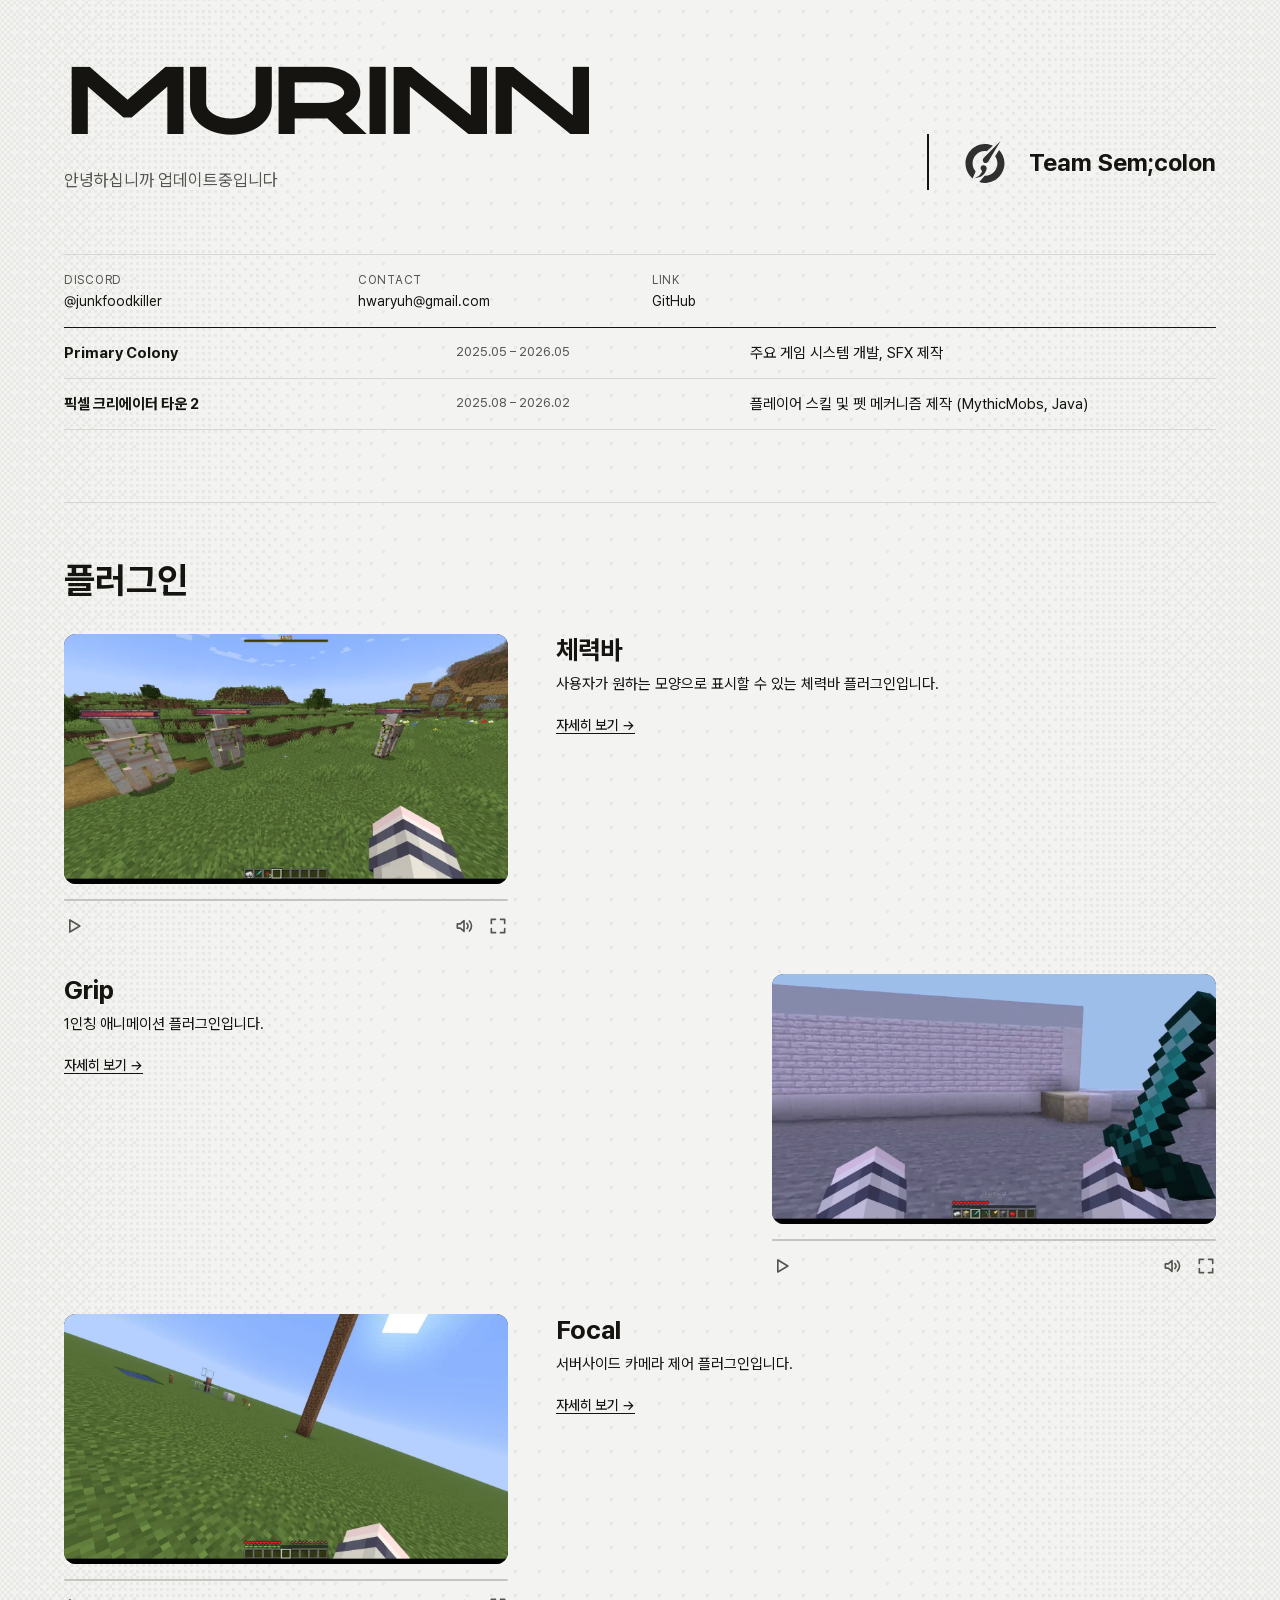
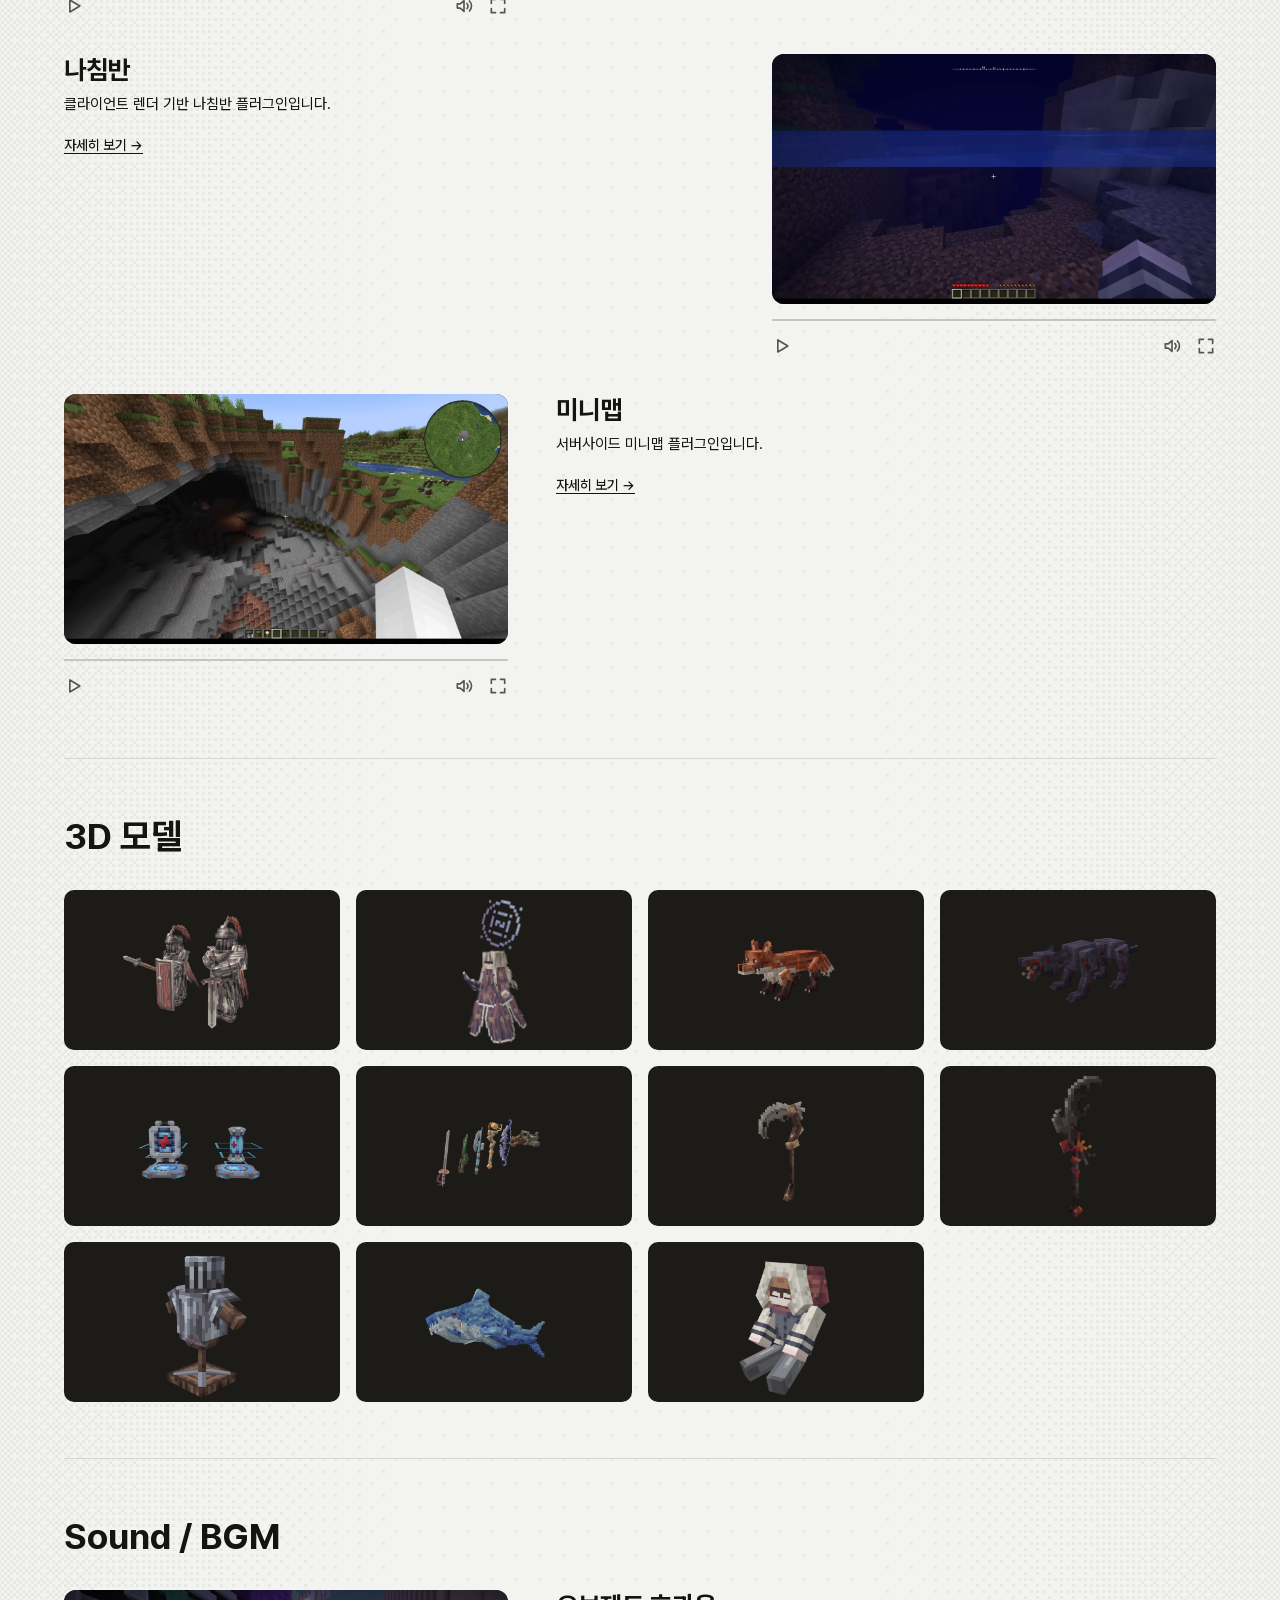
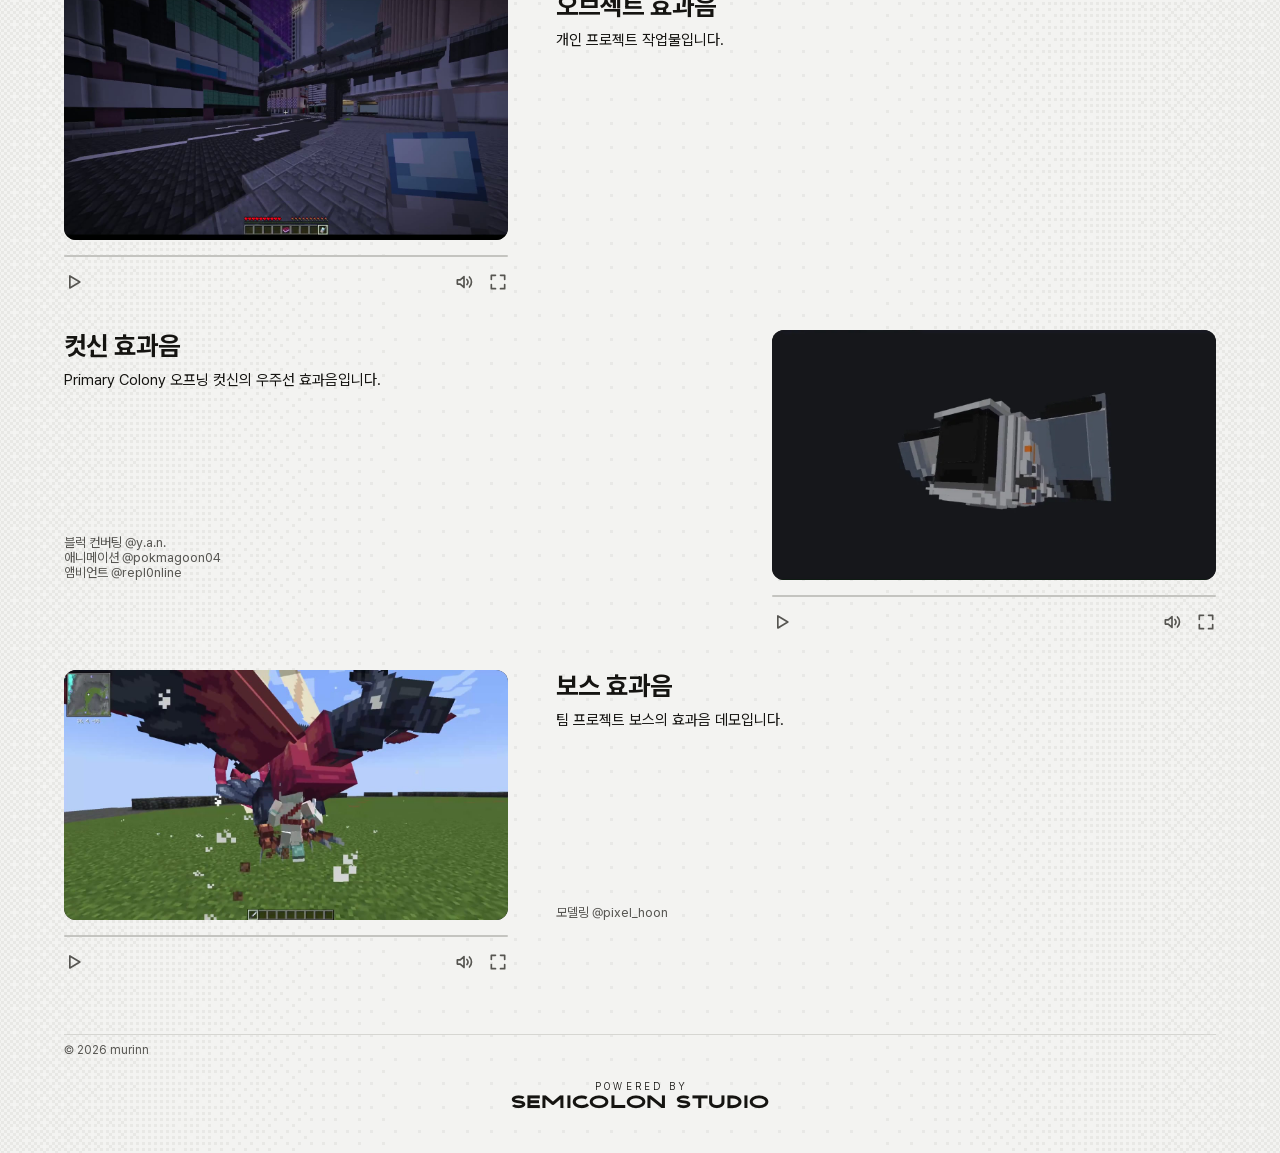
<file: index.html>
<!doctype html>
<html lang="ko">
<head>
<meta charset="utf-8">
<meta name="viewport" content="width=device-width, initial-scale=1">
<meta http-equiv="Content-Security-Policy" content="default-src 'self'; script-src 'self'; style-src 'self' 'unsafe-inline'; img-src 'self' data: blob:; media-src 'self' blob:; font-src 'self'; connect-src 'self' blob: data:; worker-src 'self' blob:; object-src 'none'; base-uri 'self'; form-action 'none'">
<title>Archive of murinn</title>
<meta property="og:title" content="Archive of murinn">
<meta property="og:type" content="website">
<link rel="icon" type="image/png" href="favicon.png">
<link rel="stylesheet" href="fonts/pretendard-subset.css">
<link rel="stylesheet" href="style.css">
<script type="module" src="app.js"></script>
</head>
<body>
<main id="app">
<div id="home"></div>
<div id="detail" hidden></div>
</main>
<footer id="footer"></footer>
</body>
</html>
</file>
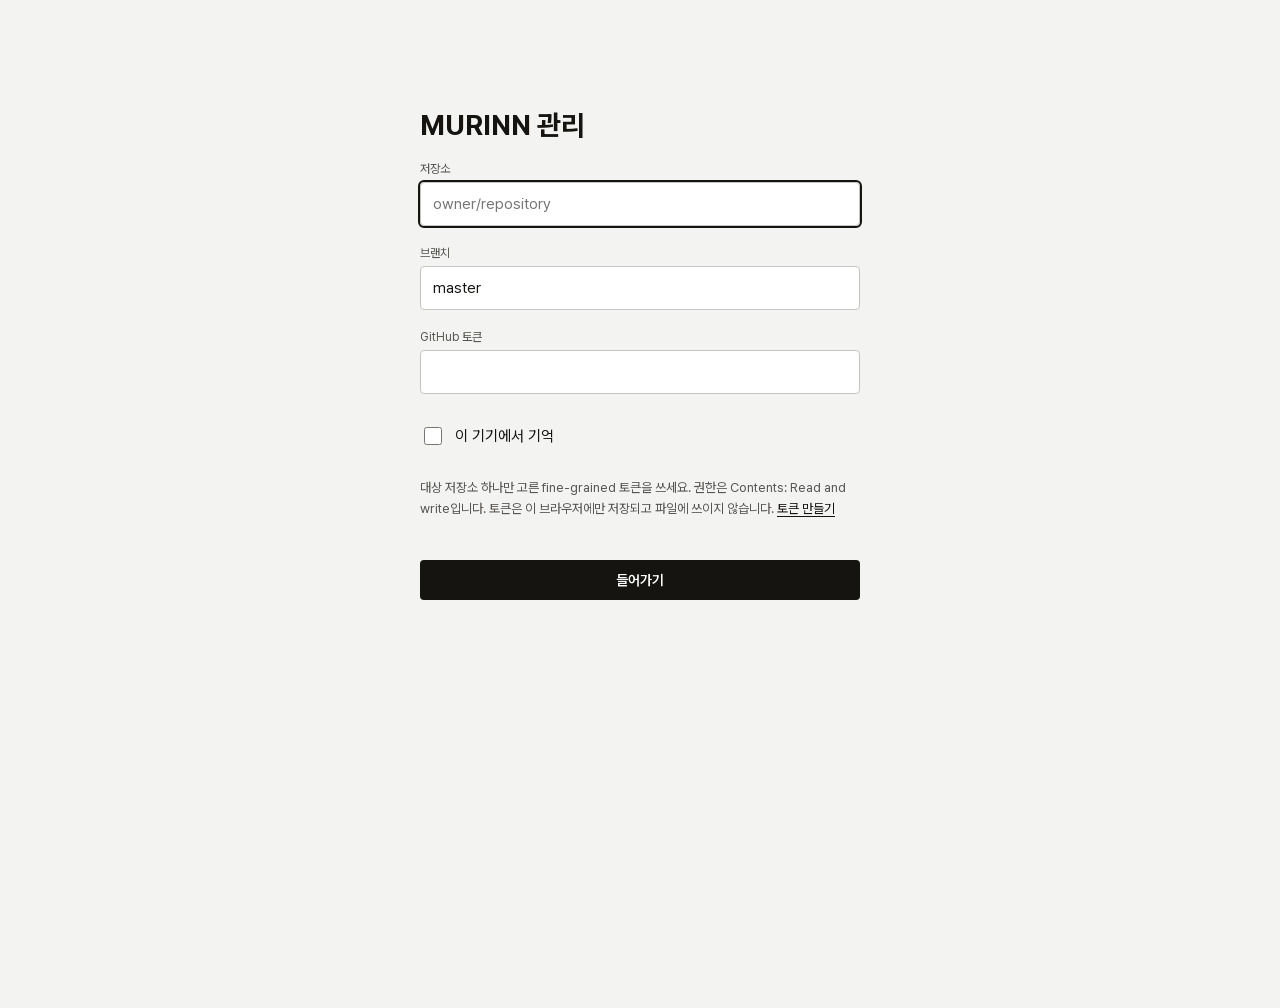
<file: admin/index.html>
<!doctype html>
<html lang="ko">
<head>
<meta charset="utf-8">
<meta name="viewport" content="width=device-width, initial-scale=1">
<meta name="robots" content="noindex">
<meta http-equiv="Content-Security-Policy" content="default-src 'self'; script-src 'self'; style-src 'self' 'unsafe-inline'; img-src 'self' data: blob:; media-src 'self' blob:; font-src 'self'; connect-src 'self' https://api.github.com blob: data:; worker-src 'self' blob:; frame-src 'self'; object-src 'none'; base-uri 'self'; form-action 'none'">
<title>MURINN 관리</title>
<link rel="icon" type="image/png" href="../favicon.png">
<link rel="stylesheet" href="../fonts/pretendard-subset.css">
<link rel="stylesheet" href="../style.css">
<link rel="stylesheet" href="admin.css">
<script type="module" src="admin.js"></script>
</head>
<body class="admin">
<div id="app"></div>
</body>
</html>
</file>
<file: fonts/pretendard-subset.css>
/*
Copyright (c) 2021 Kil Hyung-jin, with Reserved Font Name Pretendard.
https://github.com/orioncactus/pretendard

This Font Software is licensed under the SIL Open Font License, Version 1.1.
This license is copied below, and is also available with a FAQ at:
http://scripts.sil.org/OFL
*/
/* [0] */
@font-face {
	font-family: 'Pretendard Variable';
	font-style: normal;
	font-display: swap;
	font-weight: 45 920;
	src: url(./woff2-dynamic-subset/PretendardVariable.subset.0.woff2) format('woff2-variations');
	unicode-range: U+f9ca-fa0b, U+ff03-ff05, U+ff07, U+ff0a-ff0b, U+ff0d-ff19, U+ff1b, U+ff1d, U+ff20-ff5b, U+ff5d, U+ffe0-ffe3, U+ffe5-ffe6;
}

/* [1] */
@font-face {
	font-family: 'Pretendard Variable';
	font-style: normal;
	font-display: swap;
	font-weight: 45 920;
	src: url(./woff2-dynamic-subset/PretendardVariable.subset.1.woff2) format('woff2-variations');
	unicode-range: U+d723-d728, U+d72a-d733, U+d735-d748, U+d74a-d74f, U+d752-d753, U+d755-d757, U+d75a-d75f, U+d762-d764, U+d766-d768, U+d76a-d76b, U+d76d-d76f, U+d771-d787, U+d789-d78b, U+d78d-d78f, U+d791-d797, U+d79a, U+d79c, U+d79e-d7a3, U+f900-f909, U+f90b-f92e;
}

/* [2] */
@font-face {
	font-family: 'Pretendard Variable';
	font-style: normal;
	font-display: swap;
	font-weight: 45 920;
	src: url(./woff2-dynamic-subset/PretendardVariable.subset.2.woff2) format('woff2-variations');
	unicode-range: U+d679-d68b, U+d68e-d69e, U+d6a0, U+d6a2-d6a7, U+d6a9-d6c3, U+d6c6-d6c7, U+d6c9-d6cb, U+d6cd-d6d3, U+d6d5-d6d6, U+d6d8-d6e3, U+d6e5-d6e7, U+d6e9-d6fb, U+d6fd-d717, U+d719-d71f, U+d721-d722;
}

/* [3] */
@font-face {
	font-family: 'Pretendard Variable';
	font-style: normal;
	font-display: swap;
	font-weight: 45 920;
	src: url(./woff2-dynamic-subset/PretendardVariable.subset.3.woff2) format('woff2-variations');
	unicode-range: U+d5bc-d5c7, U+d5ca-d5cb, U+d5cd-d5cf, U+d5d1-d5d7, U+d5d9-d5da, U+d5dc, U+d5de-d5e3, U+d5e6-d5e7, U+d5e9-d5eb, U+d5ed-d5f6, U+d5f8, U+d5fa-d5ff, U+d602-d603, U+d605-d607, U+d609-d60f, U+d612-d613, U+d616-d61b, U+d61d-d637, U+d63a-d63b, U+d63d-d63f, U+d641-d647, U+d64a-d64c, U+d64e-d653, U+d656-d657, U+d659-d65b, U+d65d-d666, U+d668, U+d66a-d678;
}

/* [4] */
@font-face {
	font-family: 'Pretendard Variable';
	font-style: normal;
	font-display: swap;
	font-weight: 45 920;
	src: url(./woff2-dynamic-subset/PretendardVariable.subset.4.woff2) format('woff2-variations');
	unicode-range: U+d507, U+d509-d50b, U+d50d-d513, U+d515-d53b, U+d53e-d53f, U+d541-d543, U+d545-d54c, U+d54e, U+d550, U+d552-d557, U+d55a-d55b, U+d55d-d55f, U+d561-d564, U+d566-d567, U+d56a, U+d56c, U+d56e-d573, U+d576-d577, U+d579-d583, U+d585-d586, U+d58a-d5a4, U+d5a6-d5bb;
}

/* [5] */
@font-face {
	font-family: 'Pretendard Variable';
	font-style: normal;
	font-display: swap;
	font-weight: 45 920;
	src: url(./woff2-dynamic-subset/PretendardVariable.subset.5.woff2) format('woff2-variations');
	unicode-range: U+d464-d477, U+d47a-d47b, U+d47d-d47f, U+d481-d487, U+d489-d48a, U+d48c, U+d48e-d4e7, U+d4e9-d503, U+d505-d506;
}

/* [6] */
@font-face {
	font-family: 'Pretendard Variable';
	font-style: normal;
	font-display: swap;
	font-weight: 45 920;
	src: url(./woff2-dynamic-subset/PretendardVariable.subset.6.woff2) format('woff2-variations');
	unicode-range: U+d3bf-d3c7, U+d3ca-d3cf, U+d3d1-d3eb, U+d3ee-d3ef, U+d3f1-d3f3, U+d3f5-d3fb, U+d3fd-d400, U+d402-d45b, U+d45d-d463;
}

/* [7] */
@font-face {
	font-family: 'Pretendard Variable';
	font-style: normal;
	font-display: swap;
	font-weight: 45 920;
	src: url(./woff2-dynamic-subset/PretendardVariable.subset.7.woff2) format('woff2-variations');
	unicode-range: U+d2ff, U+d302-d304, U+d306-d30b, U+d30f, U+d311-d313, U+d315-d31b, U+d31e, U+d322-d324, U+d326-d327, U+d32a-d32b, U+d32d-d32f, U+d331-d337, U+d339-d33c, U+d33e-d37b, U+d37e-d37f, U+d381-d383, U+d385-d38b, U+d38e-d390, U+d392-d397, U+d39a-d39b, U+d39d-d39f, U+d3a1-d3a7, U+d3a9-d3aa, U+d3ac, U+d3ae-d3b3, U+d3b5-d3b7, U+d3b9-d3bb, U+d3bd-d3be;
}

/* [8] */
@font-face {
	font-family: 'Pretendard Variable';
	font-style: normal;
	font-display: swap;
	font-weight: 45 920;
	src: url(./woff2-dynamic-subset/PretendardVariable.subset.8.woff2) format('woff2-variations');
	unicode-range: U+d257-d27f, U+d281-d29b, U+d29d-d29f, U+d2a1-d2ab, U+d2ad-d2b7, U+d2ba-d2bb, U+d2bd-d2bf, U+d2c1-d2c7, U+d2c9-d2ef, U+d2f2-d2f3, U+d2f5-d2f7, U+d2f9-d2fe;
}

/* [9] */
@font-face {
	font-family: 'Pretendard Variable';
	font-style: normal;
	font-display: swap;
	font-weight: 45 920;
	src: url(./woff2-dynamic-subset/PretendardVariable.subset.9.woff2) format('woff2-variations');
	unicode-range: U+d1b4, U+d1b6-d1f3, U+d1f5-d22b, U+d22e-d22f, U+d231-d233, U+d235-d23b, U+d23d-d240, U+d242-d256;
}

/* [10] */
@font-face {
	font-family: 'Pretendard Variable';
	font-style: normal;
	font-display: swap;
	font-weight: 45 920;
	src: url(./woff2-dynamic-subset/PretendardVariable.subset.10.woff2) format('woff2-variations');
	unicode-range: U+d105-d12f, U+d132-d133, U+d135-d137, U+d139-d13f, U+d141-d142, U+d144, U+d146-d14b, U+d14e-d14f, U+d151-d153, U+d155-d15b, U+d15e-d187, U+d189-d19f, U+d1a2-d1a3, U+d1a5-d1a7, U+d1a9-d1af, U+d1b2-d1b3;
}

/* [11] */
@font-face {
	font-family: 'Pretendard Variable';
	font-style: normal;
	font-display: swap;
	font-weight: 45 920;
	src: url(./woff2-dynamic-subset/PretendardVariable.subset.11.woff2) format('woff2-variations');
	unicode-range: U+d04b-d04f, U+d051-d057, U+d059-d06b, U+d06d-d06f, U+d071-d073, U+d075-d07b, U+d07e-d0a3, U+d0a6-d0a7, U+d0a9-d0ab, U+d0ad-d0b3, U+d0b6, U+d0b8, U+d0ba-d0bf, U+d0c2-d0c3, U+d0c5-d0c7, U+d0c9-d0cf, U+d0d2, U+d0d6-d0db, U+d0de-d0df, U+d0e1-d0e3, U+d0e5-d0eb, U+d0ee-d0f0, U+d0f2-d104;
}

/* [12] */
@font-face {
	font-family: 'Pretendard Variable';
	font-style: normal;
	font-display: swap;
	font-weight: 45 920;
	src: url(./woff2-dynamic-subset/PretendardVariable.subset.12.woff2) format('woff2-variations');
	unicode-range: U+cfa2-cfc3, U+cfc5-cfdf, U+cfe2-cfe3, U+cfe5-cfe7, U+cfe9-cff4, U+cff6-cffb, U+cffd-cfff, U+d001-d003, U+d005-d017, U+d019-d033, U+d036-d037, U+d039-d03b, U+d03d-d04a;
}

/* [13] */
@font-face {
	font-family: 'Pretendard Variable';
	font-style: normal;
	font-display: swap;
	font-weight: 45 920;
	src: url(./woff2-dynamic-subset/PretendardVariable.subset.13.woff2) format('woff2-variations');
	unicode-range: U+cef0-cef3, U+cef6, U+cef9-ceff, U+cf01-cf03, U+cf05-cf07, U+cf09-cf0f, U+cf11-cf12, U+cf14-cf1b, U+cf1d-cf1f, U+cf21-cf2f, U+cf31-cf53, U+cf56-cf57, U+cf59-cf5b, U+cf5d-cf63, U+cf66, U+cf68, U+cf6a-cf6f, U+cf71-cf84, U+cf86-cf8b, U+cf8d-cfa1;
}

/* [14] */
@font-face {
	font-family: 'Pretendard Variable';
	font-style: normal;
	font-display: swap;
	font-weight: 45 920;
	src: url(./woff2-dynamic-subset/PretendardVariable.subset.14.woff2) format('woff2-variations');
	unicode-range: U+ce3c-ce57, U+ce5a-ce5b, U+ce5d-ce5f, U+ce61-ce67, U+ce6a, U+ce6c, U+ce6e-ce73, U+ce76-ce77, U+ce79-ce7b, U+ce7d-ce83, U+ce85-ce88, U+ce8a-ce8f, U+ce91-ce93, U+ce95-ce97, U+ce99-ce9f, U+cea2, U+cea4-ceab, U+cead-cee3, U+cee6-cee7, U+cee9-ceeb, U+ceed-ceef;
}

/* [15] */
@font-face {
	font-family: 'Pretendard Variable';
	font-style: normal;
	font-display: swap;
	font-weight: 45 920;
	src: url(./woff2-dynamic-subset/PretendardVariable.subset.15.woff2) format('woff2-variations');
	unicode-range: U+cd92-cd93, U+cd96-cd97, U+cd99-cd9b, U+cd9d-cda3, U+cda6-cda8, U+cdaa-cdaf, U+cdb1-cdc3, U+cdc5-cdcb, U+cdcd-cde7, U+cde9-ce03, U+ce05-ce1f, U+ce22-ce34, U+ce36-ce3b;
}

/* [16] */
@font-face {
	font-family: 'Pretendard Variable';
	font-style: normal;
	font-display: swap;
	font-weight: 45 920;
	src: url(./woff2-dynamic-subset/PretendardVariable.subset.16.woff2) format('woff2-variations');
	unicode-range: U+ccef-cd07, U+cd0a-cd0b, U+cd0d-cd1a, U+cd1c, U+cd1e-cd2b, U+cd2d-cd5b, U+cd5d-cd77, U+cd79-cd91;
}

/* [17] */
@font-face {
	font-family: 'Pretendard Variable';
	font-style: normal;
	font-display: swap;
	font-weight: 45 920;
	src: url(./woff2-dynamic-subset/PretendardVariable.subset.17.woff2) format('woff2-variations');
	unicode-range: U+cc3f-cc43, U+cc46-cc47, U+cc49-cc4b, U+cc4d-cc53, U+cc55-cc58, U+cc5a-cc5f, U+cc61-cc97, U+cc9a-cc9b, U+cc9d-cc9f, U+cca1-cca7, U+ccaa, U+ccac, U+ccae-ccb3, U+ccb6-ccb7, U+ccb9-ccbb, U+ccbd-cccf, U+ccd1-cce3, U+cce5-ccee;
}

/* [18] */
@font-face {
	font-family: 'Pretendard Variable';
	font-style: normal;
	font-display: swap;
	font-weight: 45 920;
	src: url(./woff2-dynamic-subset/PretendardVariable.subset.18.woff2) format('woff2-variations');
	unicode-range: U+cb91-cbd3, U+cbd5-cbe3, U+cbe5-cc0b, U+cc0e-cc0f, U+cc11-cc13, U+cc15-cc1b, U+cc1d-cc20, U+cc23-cc27, U+cc2a-cc2b, U+cc2d, U+cc2f, U+cc31-cc37, U+cc3a, U+cc3c;
}

/* [19] */
@font-face {
	font-family: 'Pretendard Variable';
	font-style: normal;
	font-display: swap;
	font-weight: 45 920;
	src: url(./woff2-dynamic-subset/PretendardVariable.subset.19.woff2) format('woff2-variations');
	unicode-range: U+caf4-cb47, U+cb4a-cb90;
}

/* [20] */
@font-face {
	font-family: 'Pretendard Variable';
	font-style: normal;
	font-display: swap;
	font-weight: 45 920;
	src: url(./woff2-dynamic-subset/PretendardVariable.subset.20.woff2) format('woff2-variations');
	unicode-range: U+ca4a-ca4b, U+ca4e-ca4f, U+ca51-ca53, U+ca55-ca5b, U+ca5d-ca60, U+ca62-ca83, U+ca85-cabb, U+cabe-cabf, U+cac1-cac3, U+cac5-cacb, U+cacd-cad0, U+cad2, U+cad4-cad8, U+cada-caf3;
}

/* [21] */
@font-face {
	font-family: 'Pretendard Variable';
	font-style: normal;
	font-display: swap;
	font-weight: 45 920;
	src: url(./woff2-dynamic-subset/PretendardVariable.subset.21.woff2) format('woff2-variations');
	unicode-range: U+c996-c997, U+c99a-c99c, U+c99e-c9bf, U+c9c2-c9c3, U+c9c5-c9c7, U+c9c9-c9cf, U+c9d2, U+c9d4, U+c9d7-c9d8, U+c9db, U+c9de-c9df, U+c9e1-c9e3, U+c9e5-c9e6, U+c9e8-c9eb, U+c9ee-c9f0, U+c9f2-c9f7, U+c9f9-ca0b, U+ca0d-ca28, U+ca2a-ca49;
}

/* [22] */
@font-face {
	font-family: 'Pretendard Variable';
	font-style: normal;
	font-display: swap;
	font-weight: 45 920;
	src: url(./woff2-dynamic-subset/PretendardVariable.subset.22.woff2) format('woff2-variations');
	unicode-range: U+c8e9-c8f4, U+c8f6-c8fb, U+c8fe-c8ff, U+c901-c903, U+c905-c90b, U+c90e-c910, U+c912-c917, U+c919-c92b, U+c92d-c94f, U+c951-c953, U+c955-c96b, U+c96d-c973, U+c975-c987, U+c98a-c98b, U+c98d-c98f, U+c991-c995;
}

/* [23] */
@font-face {
	font-family: 'Pretendard Variable';
	font-style: normal;
	font-display: swap;
	font-weight: 45 920;
	src: url(./woff2-dynamic-subset/PretendardVariable.subset.23.woff2) format('woff2-variations');
	unicode-range: U+c841-c84b, U+c84d-c86f, U+c872-c873, U+c875-c877, U+c879-c87f, U+c882-c884, U+c887-c88a, U+c88d-c8c3, U+c8c5-c8df, U+c8e1-c8e8;
}

/* [24] */
@font-face {
	font-family: 'Pretendard Variable';
	font-style: normal;
	font-display: swap;
	font-weight: 45 920;
	src: url(./woff2-dynamic-subset/PretendardVariable.subset.24.woff2) format('woff2-variations');
	unicode-range: U+c779-c77b, U+c77e-c782, U+c786, U+c78b, U+c78d, U+c78f, U+c792-c793, U+c795, U+c797, U+c799-c79f, U+c7a2, U+c7a7-c7ab, U+c7ae-c7bb, U+c7bd-c7c0, U+c7c2-c7c7, U+c7c9-c7dc, U+c7de-c7ff, U+c802-c803, U+c805-c807, U+c809, U+c80b-c80f, U+c812, U+c814, U+c817-c81b, U+c81e-c81f, U+c821-c823, U+c825-c82e, U+c830-c837, U+c839-c83b, U+c83d-c840;
}

/* [25] */
@font-face {
	font-family: 'Pretendard Variable';
	font-style: normal;
	font-display: swap;
	font-weight: 45 920;
	src: url(./woff2-dynamic-subset/PretendardVariable.subset.25.woff2) format('woff2-variations');
	unicode-range: U+c6bb-c6bf, U+c6c2, U+c6c4, U+c6c6-c6cb, U+c6ce-c6cf, U+c6d1-c6d3, U+c6d5-c6db, U+c6dd-c6df, U+c6e1-c6e7, U+c6e9-c6eb, U+c6ed-c6ef, U+c6f1-c6f8, U+c6fa-c703, U+c705-c707, U+c709-c70b, U+c70d-c716, U+c718, U+c71a-c71f, U+c722-c723, U+c725-c727, U+c729-c734, U+c736-c73b, U+c73e-c73f, U+c741-c743, U+c745-c74b, U+c74e-c750, U+c752-c757, U+c759-c773, U+c776-c777;
}

/* [26] */
@font-face {
	font-family: 'Pretendard Variable';
	font-style: normal;
	font-display: swap;
	font-weight: 45 920;
	src: url(./woff2-dynamic-subset/PretendardVariable.subset.26.woff2) format('woff2-variations');
	unicode-range: U+c5f5-c5fb, U+c5fe, U+c602-c605, U+c607, U+c609-c60f, U+c611-c61a, U+c61c-c623, U+c626-c627, U+c629-c62b, U+c62d, U+c62f-c632, U+c636, U+c638, U+c63a-c63f, U+c642-c643, U+c645-c647, U+c649-c652, U+c656-c65b, U+c65d-c65f, U+c661-c663, U+c665-c677, U+c679-c67b, U+c67d-c693, U+c696-c697, U+c699-c69b, U+c69d-c6a3, U+c6a6, U+c6a8, U+c6aa-c6af, U+c6b2-c6b3, U+c6b5-c6b7, U+c6b9-c6ba;
}

/* [27] */
@font-face {
	font-family: 'Pretendard Variable';
	font-style: normal;
	font-display: swap;
	font-weight: 45 920;
	src: url(./woff2-dynamic-subset/PretendardVariable.subset.27.woff2) format('woff2-variations');
	unicode-range: U+c517-c527, U+c52a-c52b, U+c52d-c52f, U+c531-c538, U+c53a, U+c53c, U+c53e-c543, U+c546-c547, U+c54b, U+c54d-c552, U+c556, U+c55a-c55b, U+c55d, U+c55f, U+c562-c563, U+c565-c567, U+c569-c56f, U+c572, U+c574, U+c576-c57b, U+c57e-c57f, U+c581-c583, U+c585-c586, U+c588-c58b, U+c58e, U+c590, U+c592-c596, U+c599-c5b3, U+c5b6-c5b7, U+c5ba, U+c5be-c5c3, U+c5ca-c5cb, U+c5cd, U+c5cf, U+c5d2-c5d3, U+c5d5-c5d7, U+c5d9-c5df, U+c5e1-c5e2, U+c5e4, U+c5e6-c5eb, U+c5ef, U+c5f1-c5f3;
}

/* [28] */
@font-face {
	font-family: 'Pretendard Variable';
	font-style: normal;
	font-display: swap;
	font-weight: 45 920;
	src: url(./woff2-dynamic-subset/PretendardVariable.subset.28.woff2) format('woff2-variations');
	unicode-range: U+c475-c4ef, U+c4f2-c4f3, U+c4f5-c4f7, U+c4f9-c4ff, U+c502-c50b, U+c50d-c516;
}

/* [29] */
@font-face {
	font-family: 'Pretendard Variable';
	font-style: normal;
	font-display: swap;
	font-weight: 45 920;
	src: url(./woff2-dynamic-subset/PretendardVariable.subset.29.woff2) format('woff2-variations');
	unicode-range: U+c3d0-c3d7, U+c3da-c3db, U+c3dd-c3de, U+c3e1-c3ec, U+c3ee-c3f3, U+c3f5-c42b, U+c42d-c463, U+c466-c474;
}

/* [30] */
@font-face {
	font-family: 'Pretendard Variable';
	font-style: normal;
	font-display: swap;
	font-weight: 45 920;
	src: url(./woff2-dynamic-subset/PretendardVariable.subset.30.woff2) format('woff2-variations');
	unicode-range: U+c32b-c367, U+c36a-c36b, U+c36d-c36f, U+c371-c377, U+c37a-c37b, U+c37e-c383, U+c385-c387, U+c389-c3cf;
}

/* [31] */
@font-face {
	font-family: 'Pretendard Variable';
	font-style: normal;
	font-display: swap;
	font-weight: 45 920;
	src: url(./woff2-dynamic-subset/PretendardVariable.subset.31.woff2) format('woff2-variations');
	unicode-range: U+c26a-c26b, U+c26d-c26f, U+c271-c273, U+c275-c27b, U+c27e-c287, U+c289-c28f, U+c291-c297, U+c299-c29a, U+c29c-c2a3, U+c2a5-c2a7, U+c2a9-c2ab, U+c2ad-c2b3, U+c2b6, U+c2b8, U+c2ba-c2bb, U+c2bd-c2db, U+c2de-c2df, U+c2e1-c2e2, U+c2e5-c2ea, U+c2ee, U+c2f0, U+c2f2-c2f5, U+c2f7, U+c2fa-c2fb, U+c2fd-c2ff, U+c301-c307, U+c309-c30c, U+c30e-c312, U+c315-c323, U+c325-c328, U+c32a;
}

/* [32] */
@font-face {
	font-family: 'Pretendard Variable';
	font-style: normal;
	font-display: swap;
	font-weight: 45 920;
	src: url(./woff2-dynamic-subset/PretendardVariable.subset.32.woff2) format('woff2-variations');
	unicode-range: U+c1bc-c1c3, U+c1c5-c1df, U+c1e1-c1fb, U+c1fd-c203, U+c205-c20c, U+c20e, U+c210-c217, U+c21a-c21b, U+c21d-c21e, U+c221-c227, U+c229-c22a, U+c22c, U+c22e, U+c230, U+c233-c24f, U+c251-c257, U+c259-c269;
}

/* [33] */
@font-face {
	font-family: 'Pretendard Variable';
	font-style: normal;
	font-display: swap;
	font-weight: 45 920;
	src: url(./woff2-dynamic-subset/PretendardVariable.subset.33.woff2) format('woff2-variations');
	unicode-range: U+c101-c11b, U+c11f, U+c121-c123, U+c125-c12b, U+c12e, U+c132-c137, U+c13a-c13b, U+c13d-c13f, U+c141-c147, U+c14a, U+c14c-c153, U+c155-c157, U+c159-c15b, U+c15d-c166, U+c169-c16f, U+c171-c177, U+c179-c18b, U+c18e-c18f, U+c191-c193, U+c195-c19b, U+c19d-c19e, U+c1a0, U+c1a2-c1a4, U+c1a6-c1bb;
}

/* [34] */
@font-face {
	font-family: 'Pretendard Variable';
	font-style: normal;
	font-display: swap;
	font-weight: 45 920;
	src: url(./woff2-dynamic-subset/PretendardVariable.subset.34.woff2) format('woff2-variations');
	unicode-range: U+c049-c057, U+c059-c05b, U+c05d-c05f, U+c061-c067, U+c069-c08f, U+c091-c0ab, U+c0ae-c0af, U+c0b1-c0b3, U+c0b5, U+c0b7-c0bb, U+c0be, U+c0c2-c0c7, U+c0ca-c0cb, U+c0cd-c0cf, U+c0d1-c0d7, U+c0d9-c0da, U+c0dc, U+c0de-c0e3, U+c0e5-c0eb, U+c0ed-c0f3, U+c0f6, U+c0f8, U+c0fa-c0ff;
}

/* [35] */
@font-face {
	font-family: 'Pretendard Variable';
	font-style: normal;
	font-display: swap;
	font-weight: 45 920;
	src: url(./woff2-dynamic-subset/PretendardVariable.subset.35.woff2) format('woff2-variations');
	unicode-range: U+bfa7-bfaf, U+bfb1-bfc4, U+bfc6-bfcb, U+bfce-bfcf, U+bfd1-bfd3, U+bfd5-bfdb, U+bfdd-c048;
}

/* [36] */
@font-face {
	font-family: 'Pretendard Variable';
	font-style: normal;
	font-display: swap;
	font-weight: 45 920;
	src: url(./woff2-dynamic-subset/PretendardVariable.subset.36.woff2) format('woff2-variations');
	unicode-range: U+bf07, U+bf09-bf3f, U+bf41-bf4f, U+bf52-bf54, U+bf56-bfa6;
}

/* [37] */
@font-face {
	font-family: 'Pretendard Variable';
	font-style: normal;
	font-display: swap;
	font-weight: 45 920;
	src: url(./woff2-dynamic-subset/PretendardVariable.subset.37.woff2) format('woff2-variations');
	unicode-range: U+be56, U+be58, U+be5c-be5f, U+be62-be63, U+be65-be67, U+be69-be74, U+be76-be7b, U+be7e-be7f, U+be81-be8e, U+be90, U+be92-bea7, U+bea9-becf, U+bed2-bed3, U+bed5-bed6, U+bed9-bee3, U+bee6-bf06;
}

/* [38] */
@font-face {
	font-family: 'Pretendard Variable';
	font-style: normal;
	font-display: swap;
	font-weight: 45 920;
	src: url(./woff2-dynamic-subset/PretendardVariable.subset.38.woff2) format('woff2-variations');
	unicode-range: U+bdb0-bdd3, U+bdd5-bdef, U+bdf1-be0b, U+be0d-be0f, U+be11-be13, U+be15-be43, U+be46-be47, U+be49-be4b, U+be4d-be53;
}

/* [39] */
@font-face {
	font-family: 'Pretendard Variable';
	font-style: normal;
	font-display: swap;
	font-weight: 45 920;
	src: url(./woff2-dynamic-subset/PretendardVariable.subset.39.woff2) format('woff2-variations');
	unicode-range: U+bd03, U+bd06, U+bd08, U+bd0a-bd0f, U+bd11-bd22, U+bd25-bd47, U+bd49-bd58, U+bd5a-bd7f, U+bd82-bd83, U+bd85-bd87, U+bd8a-bd8f, U+bd91-bd92, U+bd94, U+bd96-bd98, U+bd9a-bdaf;
}

/* [40] */
@font-face {
	font-family: 'Pretendard Variable';
	font-style: normal;
	font-display: swap;
	font-weight: 45 920;
	src: url(./woff2-dynamic-subset/PretendardVariable.subset.40.woff2) format('woff2-variations');
	unicode-range: U+bc4e-bc83, U+bc86-bc87, U+bc89-bc8b, U+bc8d-bc93, U+bc96, U+bc98, U+bc9b-bc9f, U+bca2-bca3, U+bca5-bca7, U+bca9-bcb2, U+bcb4-bcbb, U+bcbe-bcbf, U+bcc1-bcc3, U+bcc5-bccc, U+bcce-bcd0, U+bcd2-bcd4, U+bcd6-bcf3, U+bcf7, U+bcf9-bcfb, U+bcfd-bd02;
}

/* [41] */
@font-face {
	font-family: 'Pretendard Variable';
	font-style: normal;
	font-display: swap;
	font-weight: 45 920;
	src: url(./woff2-dynamic-subset/PretendardVariable.subset.41.woff2) format('woff2-variations');
	unicode-range: U+bb90-bba3, U+bba5-bbab, U+bbad-bbbf, U+bbc1-bbf7, U+bbfa-bbfb, U+bbfd-bbfe, U+bc01-bc07, U+bc09-bc0a, U+bc0e, U+bc10, U+bc12-bc13, U+bc17, U+bc19-bc1a, U+bc1e, U+bc20-bc23, U+bc26, U+bc28, U+bc2a-bc2c, U+bc2e-bc2f, U+bc32-bc33, U+bc35-bc37, U+bc39-bc3f, U+bc41-bc42, U+bc44, U+bc46-bc48, U+bc4a-bc4d;
}

/* [42] */
@font-face {
	font-family: 'Pretendard Variable';
	font-style: normal;
	font-display: swap;
	font-weight: 45 920;
	src: url(./woff2-dynamic-subset/PretendardVariable.subset.42.woff2) format('woff2-variations');
	unicode-range: U+bae6-bafb, U+bafd-bb17, U+bb19-bb33, U+bb37, U+bb39-bb3a, U+bb3d-bb43, U+bb45-bb46, U+bb48, U+bb4a-bb4f, U+bb51-bb53, U+bb55-bb57, U+bb59-bb62, U+bb64-bb8f;
}

/* [43] */
@font-face {
	font-family: 'Pretendard Variable';
	font-style: normal;
	font-display: swap;
	font-weight: 45 920;
	src: url(./woff2-dynamic-subset/PretendardVariable.subset.43.woff2) format('woff2-variations');
	unicode-range: U+ba30-ba37, U+ba3a-ba3b, U+ba3d-ba3f, U+ba41-ba47, U+ba49-ba4a, U+ba4c, U+ba4e-ba53, U+ba56-ba57, U+ba59-ba5b, U+ba5d-ba63, U+ba65-ba66, U+ba68-ba6f, U+ba71-ba73, U+ba75-ba77, U+ba79-ba84, U+ba86, U+ba88-baa7, U+baaa, U+baad-baaf, U+bab1-bab7, U+baba, U+babc, U+babe-bae5;
}

/* [44] */
@font-face {
	font-family: 'Pretendard Variable';
	font-style: normal;
	font-display: swap;
	font-weight: 45 920;
	src: url(./woff2-dynamic-subset/PretendardVariable.subset.44.woff2) format('woff2-variations');
	unicode-range: U+b96e-b973, U+b976-b977, U+b979-b97b, U+b97d-b983, U+b986, U+b988, U+b98a-b98d, U+b98f-b9ab, U+b9ae-b9af, U+b9b1-b9b3, U+b9b5-b9bb, U+b9be, U+b9c0, U+b9c2-b9c7, U+b9ca-b9cb, U+b9cd, U+b9d2-b9d7, U+b9da, U+b9dc, U+b9df-b9e0, U+b9e2, U+b9e6-b9e7, U+b9e9-b9f3, U+b9f6, U+b9f8, U+b9fb-ba2f;
}

/* [45] */
@font-face {
	font-family: 'Pretendard Variable';
	font-style: normal;
	font-display: swap;
	font-weight: 45 920;
	src: url(./woff2-dynamic-subset/PretendardVariable.subset.45.woff2) format('woff2-variations');
	unicode-range: U+b8bf-b8cb, U+b8cd-b8e0, U+b8e2-b8e7, U+b8ea-b8eb, U+b8ed-b8ef, U+b8f1-b8f7, U+b8fa, U+b8fc, U+b8fe-b903, U+b905-b917, U+b919-b91f, U+b921-b93b, U+b93d-b957, U+b95a-b95b, U+b95d-b95f, U+b961-b967, U+b969-b96c;
}

/* [46] */
@font-face {
	font-family: 'Pretendard Variable';
	font-style: normal;
	font-display: swap;
	font-weight: 45 920;
	src: url(./woff2-dynamic-subset/PretendardVariable.subset.46.woff2) format('woff2-variations');
	unicode-range: U+b80d-b80f, U+b811-b817, U+b81a, U+b81c-b823, U+b826-b827, U+b829-b82b, U+b82d-b833, U+b836, U+b83a-b83f, U+b841-b85b, U+b85e-b85f, U+b861-b863, U+b865-b86b, U+b86e, U+b870, U+b872-b8af, U+b8b1-b8be;
}

/* [47] */
@font-face {
	font-family: 'Pretendard Variable';
	font-style: normal;
	font-display: swap;
	font-weight: 45 920;
	src: url(./woff2-dynamic-subset/PretendardVariable.subset.47.woff2) format('woff2-variations');
	unicode-range: U+b74d-b75f, U+b761-b763, U+b765-b774, U+b776-b77b, U+b77e-b77f, U+b781-b783, U+b785-b78b, U+b78e, U+b792-b796, U+b79a-b79b, U+b79d-b7a7, U+b7aa, U+b7ae-b7b3, U+b7b6-b7c8, U+b7ca-b7eb, U+b7ee-b7ef, U+b7f1-b7f3, U+b7f5-b7fb, U+b7fe, U+b802-b806, U+b80a-b80b;
}

/* [48] */
@font-face {
	font-family: 'Pretendard Variable';
	font-style: normal;
	font-display: swap;
	font-weight: 45 920;
	src: url(./woff2-dynamic-subset/PretendardVariable.subset.48.woff2) format('woff2-variations');
	unicode-range: U+b6a7-b6aa, U+b6ac-b6b0, U+b6b2-b6ef, U+b6f1-b727, U+b72a-b72b, U+b72d-b72e, U+b731-b737, U+b739-b73a, U+b73c-b743, U+b745-b74c;
}

/* [49] */
@font-face {
	font-family: 'Pretendard Variable';
	font-style: normal;
	font-display: swap;
	font-weight: 45 920;
	src: url(./woff2-dynamic-subset/PretendardVariable.subset.49.woff2) format('woff2-variations');
	unicode-range: U+b605-b60f, U+b612-b617, U+b619-b624, U+b626-b69b, U+b69e-b6a3, U+b6a5-b6a6;
}

/* [50] */
@font-face {
	font-family: 'Pretendard Variable';
	font-style: normal;
	font-display: swap;
	font-weight: 45 920;
	src: url(./woff2-dynamic-subset/PretendardVariable.subset.50.woff2) format('woff2-variations');
	unicode-range: U+b55f, U+b562-b583, U+b585-b59f, U+b5a2-b5a3, U+b5a5-b5a7, U+b5a9-b5b2, U+b5b5-b5ba, U+b5bd-b604;
}

/* [51] */
@font-face {
	font-family: 'Pretendard Variable';
	font-style: normal;
	font-display: swap;
	font-weight: 45 920;
	src: url(./woff2-dynamic-subset/PretendardVariable.subset.51.woff2) format('woff2-variations');
	unicode-range: U+b4a5-b4b6, U+b4b8-b4bf, U+b4c1-b4c7, U+b4c9-b4db, U+b4de-b4df, U+b4e1-b4e2, U+b4e5-b4eb, U+b4ee, U+b4f0, U+b4f2-b513, U+b516-b517, U+b519-b51a, U+b51d-b523, U+b526, U+b528, U+b52b-b52f, U+b532-b533, U+b535-b537, U+b539-b53f, U+b541-b544, U+b546-b54b, U+b54d-b54f, U+b551-b55b, U+b55d-b55e;
}

/* [52] */
@font-face {
	font-family: 'Pretendard Variable';
	font-style: normal;
	font-display: swap;
	font-weight: 45 920;
	src: url(./woff2-dynamic-subset/PretendardVariable.subset.52.woff2) format('woff2-variations');
	unicode-range: U+b3f8-b3fb, U+b3fd-b40f, U+b411-b417, U+b419-b41b, U+b41d-b41f, U+b421-b427, U+b42a-b42b, U+b42d-b44f, U+b452-b453, U+b455-b457, U+b459-b45f, U+b462-b464, U+b466-b46b, U+b46d-b47f, U+b481-b4a3;
}

/* [53] */
@font-face {
	font-family: 'Pretendard Variable';
	font-style: normal;
	font-display: swap;
	font-weight: 45 920;
	src: url(./woff2-dynamic-subset/PretendardVariable.subset.53.woff2) format('woff2-variations');
	unicode-range: U+b342-b353, U+b356-b357, U+b359-b35b, U+b35d-b35e, U+b360-b363, U+b366, U+b368, U+b36a-b36d, U+b36f, U+b372-b373, U+b375-b377, U+b379-b37f, U+b381-b382, U+b384, U+b386-b38b, U+b38d-b3c3, U+b3c6-b3c7, U+b3c9-b3ca, U+b3cd-b3d3, U+b3d6, U+b3d8, U+b3da-b3f7;
}

/* [54] */
@font-face {
	font-family: 'Pretendard Variable';
	font-style: normal;
	font-display: swap;
	font-weight: 45 920;
	src: url(./woff2-dynamic-subset/PretendardVariable.subset.54.woff2) format('woff2-variations');
	unicode-range: U+b27c-b283, U+b285-b28f, U+b292-b293, U+b295-b297, U+b29a-b29f, U+b2a1-b2a4, U+b2a7-b2a9, U+b2ab, U+b2ad-b2c7, U+b2ca-b2cb, U+b2cd-b2cf, U+b2d1-b2d7, U+b2da, U+b2dc, U+b2de-b2e3, U+b2e7, U+b2e9-b2ea, U+b2ef-b2f3, U+b2f6, U+b2f8, U+b2fa-b2fb, U+b2fd-b2fe, U+b302-b303, U+b305-b307, U+b309-b30f, U+b312, U+b316-b31b, U+b31d-b341;
}

/* [55] */
@font-face {
	font-family: 'Pretendard Variable';
	font-style: normal;
	font-display: swap;
	font-weight: 45 920;
	src: url(./woff2-dynamic-subset/PretendardVariable.subset.55.woff2) format('woff2-variations');
	unicode-range: U+b1d6-b1e7, U+b1e9-b1fc, U+b1fe-b203, U+b206-b207, U+b209-b20b, U+b20d-b213, U+b216-b21f, U+b221-b257, U+b259-b273, U+b275-b27b;
}

/* [56] */
@font-face {
	font-family: 'Pretendard Variable';
	font-style: normal;
	font-display: swap;
	font-weight: 45 920;
	src: url(./woff2-dynamic-subset/PretendardVariable.subset.56.woff2) format('woff2-variations');
	unicode-range: U+b120-b122, U+b126-b127, U+b129-b12b, U+b12d-b133, U+b136, U+b138, U+b13a-b13f, U+b142-b143, U+b145-b14f, U+b151-b153, U+b156-b157, U+b159-b177, U+b17a-b17b, U+b17d-b17f, U+b181-b187, U+b189-b18c, U+b18e-b191, U+b195-b1a7, U+b1a9-b1cb, U+b1cd-b1d5;
}

/* [57] */
@font-face {
	font-family: 'Pretendard Variable';
	font-style: normal;
	font-display: swap;
	font-weight: 45 920;
	src: url(./woff2-dynamic-subset/PretendardVariable.subset.57.woff2) format('woff2-variations');
	unicode-range: U+b05f-b07b, U+b07e-b07f, U+b081-b083, U+b085-b08b, U+b08d-b097, U+b09b, U+b09d-b09f, U+b0a2-b0a7, U+b0aa, U+b0b0, U+b0b2, U+b0b6-b0b7, U+b0b9-b0bb, U+b0bd-b0c3, U+b0c6-b0c7, U+b0ca-b0cf, U+b0d1-b0df, U+b0e1-b0e4, U+b0e6-b107, U+b10a-b10b, U+b10d-b10f, U+b111-b112, U+b114-b117, U+b119-b11a, U+b11c-b11f;
}

/* [58] */
@font-face {
	font-family: 'Pretendard Variable';
	font-style: normal;
	font-display: swap;
	font-weight: 45 920;
	src: url(./woff2-dynamic-subset/PretendardVariable.subset.58.woff2) format('woff2-variations');
	unicode-range: U+afac-afb7, U+afba-afbb, U+afbd-afbf, U+afc1-afc6, U+afca-afcc, U+afce-afd3, U+afd5-afe7, U+afe9-afef, U+aff1-b00b, U+b00d-b00f, U+b011-b013, U+b015-b01b, U+b01d-b027, U+b029-b043, U+b045-b047, U+b049, U+b04b, U+b04d-b052, U+b055-b056, U+b058-b05c, U+b05e;
}

/* [59] */
@font-face {
	font-family: 'Pretendard Variable';
	font-style: normal;
	font-display: swap;
	font-weight: 45 920;
	src: url(./woff2-dynamic-subset/PretendardVariable.subset.59.woff2) format('woff2-variations');
	unicode-range: U+af03-af07, U+af09-af2b, U+af2e-af33, U+af35-af3b, U+af3e-af40, U+af44-af47, U+af4a-af5c, U+af5e-af63, U+af65-af7f, U+af81-afab;
}

/* [60] */
@font-face {
	font-family: 'Pretendard Variable';
	font-style: normal;
	font-display: swap;
	font-weight: 45 920;
	src: url(./woff2-dynamic-subset/PretendardVariable.subset.60.woff2) format('woff2-variations');
	unicode-range: U+ae56-ae5b, U+ae5e-ae60, U+ae62-ae64, U+ae66-ae67, U+ae69-ae6b, U+ae6d-ae83, U+ae85-aebb, U+aebf, U+aec1-aec3, U+aec5-aecb, U+aece, U+aed0, U+aed2-aed7, U+aed9-aef3, U+aef5-af02;
}

/* [61] */
@font-face {
	font-family: 'Pretendard Variable';
	font-style: normal;
	font-display: swap;
	font-weight: 45 920;
	src: url(./woff2-dynamic-subset/PretendardVariable.subset.61.woff2) format('woff2-variations');
	unicode-range: U+ad9c-ada3, U+ada5-adbf, U+adc1-adc3, U+adc5-adc7, U+adc9-add2, U+add4-addb, U+addd-addf, U+ade1-ade3, U+ade5-adf7, U+adfa-adfb, U+adfd-adff, U+ae02-ae07, U+ae0a, U+ae0c, U+ae0e-ae13, U+ae15-ae2f, U+ae31-ae33, U+ae35-ae37, U+ae39-ae3f, U+ae42, U+ae44, U+ae46-ae49, U+ae4b, U+ae4f, U+ae51-ae53, U+ae55;
}

/* [62] */
@font-face {
	font-family: 'Pretendard Variable';
	font-style: normal;
	font-display: swap;
	font-weight: 45 920;
	src: url(./woff2-dynamic-subset/PretendardVariable.subset.62.woff2) format('woff2-variations');
	unicode-range: U+ace2-ace3, U+ace5-ace6, U+ace9-acef, U+acf2, U+acf4, U+acf7-acfb, U+acfe-acff, U+ad01-ad03, U+ad05-ad0b, U+ad0d-ad10, U+ad12-ad1b, U+ad1d-ad33, U+ad35-ad48, U+ad4a-ad4f, U+ad51-ad6b, U+ad6e-ad6f, U+ad71-ad72, U+ad77-ad7c, U+ad7e, U+ad80, U+ad82-ad87, U+ad89-ad8b, U+ad8d-ad8f, U+ad91-ad9b;
}

/* [63] */
@font-face {
	font-family: 'Pretendard Variable';
	font-style: normal;
	font-display: swap;
	font-weight: 45 920;
	src: url(./woff2-dynamic-subset/PretendardVariable.subset.63.woff2) format('woff2-variations');
	unicode-range: U+ac25-ac2c, U+ac2e, U+ac30, U+ac32-ac37, U+ac39-ac3f, U+ac41-ac4c, U+ac4e-ac6f, U+ac72-ac73, U+ac75-ac76, U+ac79-ac7f, U+ac82, U+ac84-ac88, U+ac8a-ac8b, U+ac8d-ac8f, U+ac91-ac93, U+ac95-ac9b, U+ac9d-ac9e, U+aca1-aca7, U+acab, U+acad-acaf, U+acb1-acb7, U+acba-acbb, U+acbe-acc0, U+acc2-acc3, U+acc5-acdf;
}

/* [64] */
@font-face {
	font-family: 'Pretendard Variable';
	font-style: normal;
	font-display: swap;
	font-weight: 45 920;
	src: url(./woff2-dynamic-subset/PretendardVariable.subset.64.woff2) format('woff2-variations');
	unicode-range: U+99df, U+99ed, U+99f1, U+99ff, U+9a01, U+9a08, U+9a0e-9a0f, U+9a19, U+9a2b, U+9a30, U+9a36-9a37, U+9a40, U+9a43, U+9a45, U+9a4d, U+9a55, U+9a57, U+9a5a-9a5b, U+9a5f, U+9a62, U+9a65, U+9a69-9a6a, U+9aa8, U+9ab8, U+9ad3, U+9ae5, U+9aee, U+9b1a, U+9b27, U+9b2a, U+9b31, U+9b3c, U+9b41-9b45, U+9b4f, U+9b54, U+9b5a, U+9b6f, U+9b8e, U+9b91, U+9b9f, U+9bab, U+9bae, U+9bc9, U+9bd6, U+9be4, U+9be8, U+9c0d, U+9c10, U+9c12, U+9c15, U+9c25, U+9c32, U+9c3b, U+9c47, U+9c49, U+9c57, U+9ce5, U+9ce7, U+9ce9, U+9cf3-9cf4, U+9cf6, U+9d09, U+9d1b, U+9d26, U+9d28, U+9d3b, U+9d51, U+9d5d, U+9d60-9d61, U+9d6c, U+9d72, U+9da9, U+9daf, U+9db4, U+9dc4, U+9dd7, U+9df2, U+9df8-9dfa, U+9e1a, U+9e1e, U+9e75, U+9e79, U+9e7d, U+9e7f, U+9e92-9e93, U+9e97, U+9e9d, U+9e9f, U+9ea5, U+9eb4-9eb5, U+9ebb, U+9ebe, U+9ec3, U+9ecd-9ece, U+9ed4, U+9ed8, U+9edb-9edc, U+9ede, U+9ee8, U+9ef4, U+9f07-9f08, U+9f0e, U+9f13, U+9f20, U+9f3b, U+9f4a-9f4b, U+9f4e, U+9f52, U+9f5f, U+9f61, U+9f67, U+9f6a, U+9f6c, U+9f77, U+9f8d, U+9f90, U+9f95, U+9f9c, U+ac02-ac03, U+ac05-ac06, U+ac09-ac0f, U+ac17-ac18, U+ac1b, U+ac1e-ac1f, U+ac21-ac23;
}

/* [65] */
@font-face {
	font-family: 'Pretendard Variable';
	font-style: normal;
	font-display: swap;
	font-weight: 45 920;
	src: url(./woff2-dynamic-subset/PretendardVariable.subset.65.woff2) format('woff2-variations');
	unicode-range: U+338c-339c, U+339f-33a0, U+33a2-33cb, U+33cf-33d0, U+33d3, U+33d6, U+33d8, U+33db-33dd, U+4e01, U+4e03, U+4e07-4e08, U+4e11, U+4e14-4e15, U+4e18-4e19, U+4e1e, U+4e32, U+4e38-4e39, U+4e42-4e43, U+4e45, U+4e4d-4e4f, U+4e56, U+4e58-4e59, U+4e5d-4e5e, U+4e6b, U+4e6d, U+4e73, U+4e76-4e77, U+4e7e, U+4e82, U+4e86, U+4e88, U+4e8e, U+4e90-4e92, U+4e94-4e95, U+4e98, U+4e9b, U+4e9e, U+4ea1-4ea2, U+4ea4-4ea6, U+4ea8, U+4eab, U+4ead-4eae, U+4eb6, U+4ec0-4ec1, U+4ec4, U+4ec7, U+4ecb, U+4ecd, U+4ed4-4ed5, U+4ed7-4ed9, U+4edd, U+4edf, U+4ee4, U+4ef0, U+4ef2, U+4ef6-4ef7, U+4efb, U+4f01, U+4f09, U+4f0b, U+4f0d-4f11, U+4f2f, U+4f34, U+4f36, U+4f38, U+4f3a, U+4f3c-4f3d;
}

/* [66] */
@font-face {
	font-family: 'Pretendard Variable';
	font-style: normal;
	font-display: swap;
	font-weight: 45 920;
	src: url(./woff2-dynamic-subset/PretendardVariable.subset.66.woff2) format('woff2-variations');
	unicode-range: U+3136, U+3138, U+313a-3140, U+3143-3144, U+3150, U+3152, U+3154-3156, U+3158-315b, U+315d-315f, U+3162, U+3164-318c, U+318e, U+3200-321b, U+3231, U+3239, U+3251-325a, U+3260-327b, U+327e-327f, U+328a-3290, U+3294, U+329e, U+32a5, U+3380-3384, U+3388-338b;
}

/* [67] */
@font-face {
	font-family: 'Pretendard Variable';
	font-style: normal;
	font-display: swap;
	font-weight: 45 920;
	src: url(./woff2-dynamic-subset/PretendardVariable.subset.67.woff2) format('woff2-variations');
	unicode-range: U+2f7d, U+2f7f-2f8b, U+2f8e-2f90, U+2f92-2f97, U+2f99-2fa0, U+2fa2-2fa3, U+2fa5-2fa9, U+2fac-2fb1, U+2fb3-2fbc, U+2fc1-2fca, U+2fcd-2fd4, U+3003, U+3012-3019, U+301c, U+301e-3020, U+3036, U+3041, U+3043, U+3045, U+3047, U+3049, U+304e, U+3050, U+3052, U+3056, U+305a, U+305c, U+305e, U+3062, U+3065, U+306c, U+3070-307d, U+3080, U+3085, U+3087, U+308e, U+3090-3091, U+30a1, U+30a5, U+30a9, U+30ae, U+30b1-30b2, U+30b4, U+30b6, U+30bc-30be, U+30c2, U+30c5, U+30cc, U+30d2, U+30d4, U+30d8-30dd, U+30e4, U+30e6, U+30e8, U+30ee, U+30f0-30f2, U+30f4-30f6, U+3133, U+3135;
}

/* [68] */
@font-face {
	font-family: 'Pretendard Variable';
	font-style: normal;
	font-display: swap;
	font-weight: 45 920;
	src: url(./woff2-dynamic-subset/PretendardVariable.subset.68.woff2) format('woff2-variations');
	unicode-range: U+2541-254b, U+25a4-25a9, U+25b1, U+25b5, U+25b9, U+25bf, U+25c1, U+25c3, U+25c9-25ca, U+25cc, U+25ce, U+25d0-25d1, U+25e6, U+25ef, U+260f, U+261d, U+261f, U+262f, U+2660, U+2664, U+2667-2669, U+266d, U+266f, U+2716, U+271a, U+273d, U+2756, U+2776-277f, U+278a-2793, U+2963, U+2965, U+2ac5-2ac6, U+2acb-2acc, U+2f00, U+2f04, U+2f06, U+2f08, U+2f0a-2f0b, U+2f11-2f12, U+2f14, U+2f17-2f18, U+2f1c-2f1d, U+2f1f-2f20, U+2f23-2f26, U+2f28-2f29, U+2f2b, U+2f2d, U+2f2f-2f32, U+2f38, U+2f3c-2f40, U+2f42-2f4c, U+2f4f-2f52, U+2f54-2f58, U+2f5a-2f66, U+2f69-2f70, U+2f72-2f76, U+2f78, U+2f7a-2f7c;
}

/* [69] */
@font-face {
	font-family: 'Pretendard Variable';
	font-style: normal;
	font-display: swap;
	font-weight: 45 920;
	src: url(./woff2-dynamic-subset/PretendardVariable.subset.69.woff2) format('woff2-variations');
	unicode-range: U+2479-2487, U+249c-24d1, U+24d3-24d7, U+24d9-24e9, U+24eb-24f4, U+2500-2501, U+2503, U+250c-2513, U+2515-2516, U+2518-2540;
}

/* [70] */
@font-face {
	font-family: 'Pretendard Variable';
	font-style: normal;
	font-display: swap;
	font-weight: 45 920;
	src: url(./woff2-dynamic-subset/PretendardVariable.subset.70.woff2) format('woff2-variations');
	unicode-range: U+215b-215e, U+2162-2169, U+2170-2179, U+2195-2199, U+21b0-21b4, U+21bc, U+21c0, U+21c4-21c5, U+21cd, U+21cf-21d4, U+21e0-21e3, U+21e6-21e9, U+2200, U+2202-2203, U+2206-2209, U+220b-220c, U+220f, U+2211, U+2213, U+221a, U+221d-2220, U+2222, U+2225-2227, U+2229-222c, U+222e, U+2234-2237, U+223d, U+2243, U+2245, U+2248, U+2250-2253, U+225a, U+2260-2262, U+2264-2267, U+226a-226b, U+226e-2273, U+2276-2277, U+2279-227b, U+2280-2287, U+228a-228b, U+2295-2297, U+22a3-22a5, U+22bb-22bc, U+22ce-22cf, U+22da-22db, U+22ee-22ef, U+2306, U+2312, U+2314, U+2467-2478;
}

/* [71] */
@font-face {
	font-family: 'Pretendard Variable';
	font-style: normal;
	font-display: swap;
	font-weight: 45 920;
	src: url(./woff2-dynamic-subset/PretendardVariable.subset.71.woff2) format('woff2-variations');
	unicode-range: U+81-82, U+84, U+a2-a5, U+a7-a8, U+aa, U+ac, U+b1-b3, U+b6, U+b8-ba, U+bc-be, U+c0, U+c2, U+c6-cb, U+ce-d0, U+d4, U+d8-d9, U+db-dc, U+de-df, U+e6, U+eb, U+ee-f0, U+f4, U+f7-f9, U+fb, U+fe-ff, U+111, U+126-127, U+132-133, U+138, U+13f-142, U+149-14b, U+152-153, U+166-167, U+2bc, U+2c7, U+2d0, U+2d8-2d9, U+2db-2dd, U+391-394, U+396-3a1, U+3a3-3a9, U+3b2-3b6, U+3b8, U+3bc, U+3be-3c1, U+3c3-3c9, U+2010, U+2015-2016, U+2018-2019, U+201b, U+201f-2021, U+2025, U+2030, U+2033-2036, U+203c, U+203e, U+2042, U+2074, U+207a-207f, U+2081-2084, U+2109, U+2113, U+2116, U+2121, U+2126, U+212b, U+2153-2154;
}

/* [72] */
@font-face {
	font-family: 'Pretendard Variable';
	font-style: normal;
	font-display: swap;
	font-weight: 45 920;
	src: url(./woff2-dynamic-subset/PretendardVariable.subset.72.woff2) format('woff2-variations');
	unicode-range: U+e8, U+2da, U+2160, U+2194, U+3054, U+3058, U+306d, U+3086, U+308d, U+30ac, U+30bb, U+30c4, U+30cd-30ce, U+30e2, U+3132, U+3146, U+3149, U+339d, U+4e3b, U+4f0a, U+4fdd, U+4fe1, U+5409, U+540c, U+5834, U+592a-592b, U+5b9a, U+5dde, U+5e0c, U+5e73, U+5f0f, U+60f3, U+653f, U+661f, U+662f, U+667a, U+683c, U+6b4c, U+6c11, U+767c, U+76ee, U+76f4, U+77f3, U+79d1, U+7a7a, U+7b2c, U+7d22, U+8207, U+8a00, U+8a71, U+9280, U+9580, U+958b, U+96c6, U+9762, U+98df, U+9ed1, U+ac2d, U+adc8, U+add3, U+af48, U+b014, U+b134-b135, U+b158, U+b2aa, U+b35f, U+b6a4, U+b9cf, U+bb63, U+bd23, U+be91, U+c29b, U+c3f4, U+c42c, U+c55c, U+c573, U+c58f, U+c78c, U+c7dd, U+c8f5, U+cad1, U+cc48, U+cf10, U+cf20, U+d03c, U+d07d, U+d2a0, U+d30e, U+d38d, U+d3a8, U+d3c8, U+d5e5, U+d5f9, U+d6e4, U+f90a, U+ff02, U+ff1c;
}

/* [73] */
@font-face {
	font-family: 'Pretendard Variable';
	font-style: normal;
	font-display: swap;
	font-weight: 45 920;
	src: url(./woff2-dynamic-subset/PretendardVariable.subset.73.woff2) format('woff2-variations');
	unicode-range: U+3b1, U+2466, U+25a1, U+25a3, U+261c, U+3008-3009, U+305b, U+305d, U+3069, U+30a7, U+30ba, U+30cf, U+30ef, U+3151, U+3157, U+4e4b, U+4e5f, U+4e8c, U+4eca, U+4ed6, U+4f5b, U+50cf, U+5149, U+5165, U+5171, U+5229, U+529b, U+5316, U+539f, U+53f2, U+571f, U+5728, U+58eb, U+591c, U+5b78, U+5c11, U+5c55, U+5ddd, U+5e02, U+5fb7, U+60c5, U+610f, U+611f, U+6625, U+66f8, U+6797, U+679c, U+682a, U+6d2a, U+706b, U+7406, U+767b, U+76f8, U+77e5, U+7acb, U+898b, U+8a69, U+8def, U+8fd1, U+901a, U+90e8, U+91cd, U+975e, U+ae14, U+ae6c, U+aec0, U+afc7, U+afc9, U+b01c, U+b028, U+b308, U+b311, U+b314, U+b31c, U+b524, U+b560, U+b764, U+b920, U+b9e3, U+bd48, U+be7d, U+c0db, U+c231, U+c270, U+c2e3, U+c37d, U+c3ed, U+c530, U+c6a5, U+c6dc, U+c7a4, U+c954, U+c974, U+d000, U+d565, U+d667, U+d6c5, U+d79d, U+ff1e;
}

/* [74] */
@font-face {
	font-family: 'Pretendard Variable';
	font-style: normal;
	font-display: swap;
	font-weight: 45 920;
	src: url(./woff2-dynamic-subset/PretendardVariable.subset.74.woff2) format('woff2-variations');
	unicode-range: U+131, U+2032, U+2465, U+2642, U+3048, U+3051, U+3083-3084, U+308f, U+30c0, U+30d1, U+30d3, U+30d6, U+30df, U+30e7, U+3153, U+4e16, U+4e8b, U+4ee5, U+5206, U+52a0, U+52d5, U+53e4, U+53ef, U+54c1, U+57ce, U+597d, U+5b8c, U+5ea6, U+5f8c, U+5f97, U+6210, U+6240, U+624b, U+6728, U+6bd4, U+7236, U+7269, U+7279, U+738b, U+7528, U+7530, U+767e, U+798f, U+8005, U+8a18, U+90fd, U+91cc, U+9577, U+9593, U+98a8, U+ac20, U+acf6, U+ad90, U+af5d, U+af80, U+afcd, U+aff0, U+b0a1, U+b0b5, U+b1fd, U+b2fc, U+b380, U+b51b, U+b584, U+b5b3, U+b8fd, U+b93c, U+b9f4, U+bb44, U+bc08, U+bc27, U+bc49, U+be55, U+be64, U+bfb0, U+bfc5, U+c178, U+c21f, U+c314, U+c4f1, U+c58d, U+c664, U+c698, U+c6a7, U+c6c1, U+c9ed, U+cac0, U+cacc, U+cad9, U+ccb5, U+cdcc, U+d0e4, U+d143, U+d320, U+d330, U+d54d, U+ff06, U+ff1f, U+ff5e;
}

/* [75] */
@font-face {
	font-family: 'Pretendard Variable';
	font-style: normal;
	font-display: swap;
	font-weight: 45 920;
	src: url(./woff2-dynamic-subset/PretendardVariable.subset.75.woff2) format('woff2-variations');
	unicode-range: U+b4, U+20a9, U+20ac, U+2190, U+24d8, U+2502, U+2514, U+2592, U+25c7-25c8, U+2663, U+3060, U+3064, U+3081, U+3088, U+30a3, U+30a6, U+30aa, U+30b5, U+30c7, U+30ca-30cb, U+30d0, U+30e3, U+30e5, U+339e, U+4e09, U+4eac, U+4f5c, U+5167-5168, U+516c, U+51fa, U+5408, U+540d, U+591a, U+5b57, U+6211, U+65b9, U+660e, U+6642, U+6700, U+6b63, U+6e2f, U+7063, U+7532, U+793e, U+81ea, U+8272, U+82b1, U+897f, U+8eca, U+91ce, U+ac38, U+ad76, U+ae84, U+aecc, U+b07d, U+b0b1, U+b215, U+b2a0, U+b310, U+b3d7, U+b52a, U+b618, U+b775, U+b797, U+bcd5, U+bd59, U+be80, U+bea8, U+bed1, U+bee4-bee5, U+c060, U+c2ef, U+c329, U+c3dc, U+c597, U+c5bd, U+c5e5, U+c69c, U+c9d6, U+ca29, U+ca5c, U+ca84, U+cc39, U+cc3b, U+ce89, U+cee5, U+cf65, U+cf85, U+d058, U+d145, U+d22d, U+d325, U+d37d, U+d3ad, U+d769, U+ff0c;
}

/* [76] */
@font-face {
	font-family: 'Pretendard Variable';
	font-style: normal;
	font-display: swap;
	font-weight: 45 920;
	src: url(./woff2-dynamic-subset/PretendardVariable.subset.76.woff2) format('woff2-variations');
	unicode-range: U+2161, U+2228, U+2299, U+2464, U+2517, U+2640, U+3042, U+304a, U+3053, U+3061, U+307f, U+3082, U+308c, U+3092, U+30a8, U+30ab, U+30ad, U+30b0, U+30b3, U+30b7, U+30c1, U+30c6, U+30c9, U+30d5, U+30d7, U+30de, U+30e0-30e1, U+30ec-30ed, U+4e0b, U+4e0d, U+4ee3, U+53f0, U+548c, U+5b89, U+5bb6, U+5c0f, U+611b, U+6771, U+6aa2, U+6bcd, U+6c34, U+6cd5, U+6d77, U+767d, U+795e, U+8ecd, U+9999, U+9ad8, U+ac07, U+ac1a, U+ac40, U+ad0c, U+ad88, U+ada4, U+ae01, U+ae65, U+aebd, U+aec4, U+afe8, U+b139, U+b205, U+b383, U+b38c, U+b42c, U+b461, U+b55c, U+b78f, U+b8fb, U+b9f7, U+bafc, U+bc99, U+bed8, U+bfcd, U+c0bf, U+c0f9, U+c167, U+c204, U+c20f, U+c22f, U+c258, U+c298, U+c2bc, U+c388, U+c501, U+c50c, U+c5b9, U+c5ce, U+c641, U+c648, U+c73d, U+ca50, U+ca61, U+cc4c, U+ceac, U+d0d4, U+d5f7, U+d6d7, U+ff1a;
}

/* [77] */
@font-face {
	font-family: 'Pretendard Variable';
	font-style: normal;
	font-display: swap;
	font-weight: 45 920;
	src: url(./woff2-dynamic-subset/PretendardVariable.subset.77.woff2) format('woff2-variations');
	unicode-range: U+2103, U+2463, U+25c6, U+25cb, U+266c, U+3001, U+300a, U+3046, U+304c-304d, U+304f, U+3055, U+3059, U+3063, U+3066-3068, U+306f, U+3089, U+30b8, U+30bf, U+314f, U+4e0a, U+570b, U+5730, U+5916, U+5929, U+5c71, U+5e74, U+5fc3, U+601d, U+6027, U+63d0, U+6709, U+6734, U+751f, U+7684, U+82f1, U+9053, U+91d1, U+97f3, U+ac2f, U+ac4d, U+adc4, U+ade4, U+ae41, U+ae4d-ae4e, U+aed1, U+afb9, U+b0e0, U+b299, U+b365, U+b46c, U+b480, U+b4c8, U+b7b4, U+b819, U+b918, U+baab, U+bab9, U+be8f, U+bed7, U+c0ec, U+c19f, U+c1a5, U+c3d9, U+c464, U+c53d, U+c553, U+c570, U+c5cc, U+c633, U+c6a4, U+c7a3, U+c7a6, U+c886, U+c9d9-c9da, U+c9ec, U+ca0c, U+cc21, U+cd1b, U+cd78, U+cdc4, U+cef8, U+cfe4, U+d0a5, U+d0b5, U+d0ec, U+d15d, U+d188, U+d23c, U+d2ac, U+d729, U+d79b, U+ff01, U+ff08-ff09, U+ff5c;
}

/* [78] */
@font-face {
	font-family: 'Pretendard Variable';
	font-style: normal;
	font-display: swap;
	font-weight: 45 920;
	src: url(./woff2-dynamic-subset/PretendardVariable.subset.78.woff2) format('woff2-variations');
	unicode-range: U+2039-203a, U+223c, U+25b3, U+25b7, U+25bd, U+25cf, U+266a, U+3002, U+300b, U+304b, U+3057, U+305f, U+306a-306b, U+307e, U+308a-308b, U+3093, U+30a2, U+30af, U+30b9, U+30c3, U+30c8, U+30e9-30eb, U+33a1, U+4e00, U+524d, U+5357, U+5b50, U+7121, U+884c, U+9751, U+ac94, U+aebe, U+aecd, U+af08, U+af41, U+af49, U+b010, U+b053, U+b109, U+b11b, U+b128, U+b154, U+b291, U+b2e6, U+b301, U+b385, U+b525, U+b5b4, U+b729, U+b72f, U+b738, U+b7ff, U+b837, U+b975, U+ba67, U+bb47, U+bc1f, U+bd90, U+bfd4, U+c27c, U+c324, U+c379, U+c3e0, U+c465, U+c53b, U+c58c, U+c610, U+c653, U+c6cd, U+c813, U+c82f, U+c999, U+c9e0, U+cac4, U+cad3, U+cbd4, U+cc10, U+cc22, U+ccb8, U+ccbc, U+cda5, U+ce84, U+cea3, U+cf67, U+cfe1, U+d241, U+d30d, U+d31c, U+d391, U+d401, U+d479, U+d5c9, U+d5db, U+d649, U+d6d4;
}

/* [79] */
@font-face {
	font-family: 'Pretendard Variable';
	font-style: normal;
	font-display: swap;
	font-weight: 45 920;
	src: url(./woff2-dynamic-subset/PretendardVariable.subset.79.woff2) format('woff2-variations');
	unicode-range: U+b0, U+e9, U+2193, U+2462, U+260e, U+261e, U+300e-300f, U+3044, U+30a4, U+30fb-30fc, U+314d, U+5973, U+6545, U+6708, U+7537, U+ac89, U+ac9c, U+acc1, U+ad04, U+ad75, U+ad7d, U+ae45, U+ae61, U+af42, U+b0ab, U+b0af, U+b0b3, U+b12c, U+b194, U+b1a8, U+b220, U+b258, U+b284, U+b2ff, U+b315, U+b371, U+b3d4-b3d5, U+b460, U+b527, U+b534, U+b810, U+b818, U+b98e, U+ba55, U+bbac, U+bc0b, U+bc40, U+bca1, U+bccd, U+bd93, U+be54, U+be5a, U+bf08, U+bf50, U+bf55, U+bfdc, U+c0c0, U+c0d0, U+c0f4, U+c100, U+c11e, U+c170, U+c20d, U+c274, U+c290, U+c308, U+c369, U+c539, U+c587, U+c5ff, U+c6ec, U+c70c, U+c7ad, U+c7c8, U+c83c, U+c881, U+cb48, U+cc60, U+ce69, U+ce6b, U+ce75, U+cf04, U+cf08, U+cf55, U+cf70, U+cffc, U+d0b7, U+d1a8, U+d2c8, U+d384, U+d47c, U+d48b, U+d5dd, U+d5e8, U+d720, U+d759, U+f981;
}

/* [80] */
@font-face {
	font-family: 'Pretendard Variable';
	font-style: normal;
	font-display: swap;
	font-weight: 45 920;
	src: url(./woff2-dynamic-subset/PretendardVariable.subset.80.woff2) format('woff2-variations');
	unicode-range: U+e0, U+e2, U+395, U+3b7, U+3ba, U+2460-2461, U+25a0, U+3010-3011, U+306e, U+30f3, U+314a, U+314c, U+5927, U+65b0, U+7e41, U+97d3, U+9ad4, U+ad49, U+ae0b, U+ae0d, U+ae43, U+ae5d, U+aecf, U+af3c, U+af64, U+afd4, U+b080, U+b084, U+b0c5, U+b10c, U+b1e8, U+b2ac, U+b36e, U+b451, U+b515, U+b540, U+b561, U+b6ab, U+b6b1, U+b72c, U+b730, U+b744, U+b800, U+b8ec, U+b8f0, U+b904, U+b968, U+b96d, U+b987, U+b9d9, U+bb36, U+bb49, U+bc2d, U+bc43, U+bcf6, U+bd89, U+be57, U+be61, U+bed4, U+c090, U+c130, U+c148, U+c19c, U+c2f9, U+c36c, U+c37c, U+c384, U+c3df, U+c575, U+c584, U+c660, U+c719, U+c816, U+ca4d, U+ca54, U+cabc, U+cb49, U+cc14, U+cff5, U+d004, U+d038, U+d0b4, U+d0d3, U+d0e0, U+d0ed, U+d131, U+d1b0, U+d31f, U+d33d, U+d3a0, U+d3ab, U+d514, U+d584, U+d6a1, U+d6cc, U+d749, U+d760, U+d799;
}

/* [81] */
@font-face {
	font-family: 'Pretendard Variable';
	font-style: normal;
	font-display: swap;
	font-weight: 45 920;
	src: url(./woff2-dynamic-subset/PretendardVariable.subset.81.woff2) format('woff2-variations');
	unicode-range: U+24, U+60, U+3b9, U+3bb, U+3bd, U+2191, U+2606, U+300c-300d, U+3131, U+3134, U+3139, U+3141-3142, U+3148, U+3161, U+3163, U+321c, U+4eba, U+5317, U+ac31, U+ac77, U+ac9f, U+acb9, U+acf0-acf1, U+acfd, U+ad73, U+af3d, U+b00c, U+b04a, U+b057, U+b0c4, U+b188, U+b1cc, U+b214, U+b2db, U+b2ee, U+b304, U+b4ed, U+b518, U+b5bc, U+b625, U+b69c-b69d, U+b7ac, U+b801, U+b86c, U+b959, U+b95c, U+b985, U+ba48, U+bb58, U+bc0c, U+bc38, U+bc85, U+bc9a, U+bf40, U+c068, U+c0bd, U+c0cc, U+c12f, U+c149, U+c1e0, U+c22b, U+c22d, U+c250, U+c2fc, U+c300, U+c313, U+c370, U+c3d8, U+c557, U+c580, U+c5e3, U+c62e, U+c634, U+c6f0, U+c74d, U+c783, U+c78e, U+c796, U+c7bc, U+c92c, U+ca4c, U+cc1c, U+cc54, U+cc59, U+ce04, U+cf30, U+cfc4, U+d140, U+d321, U+d38c, U+d399, U+d54f, U+d587, U+d5d0, U+d6e8, U+d770;
}

/* [82] */
@font-face {
	font-family: 'Pretendard Variable';
	font-style: normal;
	font-display: swap;
	font-weight: 45 920;
	src: url(./woff2-dynamic-subset/PretendardVariable.subset.82.woff2) format('woff2-variations');
	unicode-range: U+d7, U+ea, U+fc, U+2192, U+25bc, U+3000, U+3137, U+3145, U+315c, U+7f8e, U+ac13, U+ac71, U+ac90, U+acb8, U+ace7, U+ad7f, U+ae50, U+aef4, U+af34, U+afbc, U+b048, U+b09a, U+b0ad, U+b0bc, U+b113, U+b125, U+b141, U+b20c, U+b2d9, U+b2ed, U+b367, U+b369, U+b374, U+b3cb, U+b4ec, U+b611, U+b760, U+b81b, U+b834, U+b8b0, U+b8e1, U+b989, U+b9d1, U+b9e1, U+b9fa, U+ba4d, U+ba78, U+bb35, U+bb54, U+bbf9, U+bc11, U+bcb3, U+bd05, U+bd95, U+bdd4, U+be10, U+bed0, U+bf51, U+c0d8, U+c232, U+c2b7, U+c2eb, U+c378, U+c500, U+c52c, U+c549, U+c568, U+c598, U+c5c9, U+c61b, U+c639, U+c67c, U+c717, U+c78a, U+c80a, U+c90c-c90d, U+c950, U+c9e7, U+cbe4, U+cca9, U+cce4, U+cdb0, U+ce78, U+ce94, U+ce98, U+cf8c, U+d018, U+d034, U+d0f1, U+d1b1, U+d280, U+d2f8, U+d338, U+d380, U+d3b4, U+d610, U+d69f, U+d6fc, U+d758;
}

/* [83] */
@font-face {
	font-family: 'Pretendard Variable';
	font-style: normal;
	font-display: swap;
	font-weight: 45 920;
	src: url(./woff2-dynamic-subset/PretendardVariable.subset.83.woff2) format('woff2-variations');
	unicode-range: U+e7, U+2022, U+203b, U+25c0, U+2605, U+2661, U+3147, U+318d, U+672c, U+8a9e, U+acaa, U+acbc, U+ad1c, U+ae4a, U+ae5c, U+b044, U+b054, U+b0c8-b0c9, U+b2a6, U+b2d0, U+b35c, U+b364, U+b428, U+b454, U+b465, U+b4b7, U+b4e3, U+b51c, U+b5a1, U+b784, U+b790, U+b7ab, U+b7f4, U+b82c, U+b835, U+b8e9, U+b8f8, U+b9d8, U+b9f9, U+ba5c, U+ba64, U+babd, U+bb18, U+bb3b, U+bbff, U+bc0d, U+bc45, U+bc97, U+bcbc, U+be45, U+be75, U+be7c, U+bfcc, U+c0b6, U+c0f7, U+c14b, U+c2b4, U+c30d, U+c4f8, U+c5bb, U+c5d1, U+c5e0, U+c5ee, U+c5fd, U+c606, U+c6c5, U+c6e0, U+c708, U+c81d, U+c820, U+c824, U+c878, U+c918, U+c96c, U+c9e4, U+c9f1, U+cc2e, U+cd09, U+cea1, U+cef5, U+cef7, U+cf64, U+cf69, U+cfe8, U+d035, U+d0ac, U+d230, U+d234, U+d2f4, U+d31d, U+d575, U+d578, U+d608, U+d614, U+d718, U+d751, U+d761, U+d78c, U+d790;
}

/* [84] */
@font-face {
	font-family: 'Pretendard Variable';
	font-style: normal;
	font-display: swap;
	font-weight: 45 920;
	src: url(./woff2-dynamic-subset/PretendardVariable.subset.84.woff2) format('woff2-variations');
	unicode-range: U+2665, U+3160, U+4e2d, U+6587, U+65e5, U+ac12, U+ac14, U+ac16, U+ac81, U+ad34, U+ade0, U+ae54, U+aebc, U+af2c, U+afc0, U+afc8, U+b04c, U+b08c, U+b099, U+b0a9, U+b0ac, U+b0ae, U+b0b8, U+b123, U+b179, U+b2e5, U+b2f7, U+b4c0, U+b531, U+b538, U+b545, U+b550, U+b5a8, U+b6f0, U+b728, U+b73b, U+b7ad, U+b7ed, U+b809, U+b864, U+b86d, U+b871, U+b9bf, U+b9f5, U+ba40, U+ba4b, U+ba58, U+ba87, U+baac, U+bbc0, U+bc16, U+bc34, U+bd07, U+bd99, U+be59, U+bfd0, U+c058, U+c0e4, U+c0f5, U+c12d, U+c139, U+c228, U+c529, U+c5c7, U+c635, U+c637, U+c735, U+c77d, U+c787, U+c789, U+c8c4, U+c989, U+c98c, U+c9d0, U+c9d3, U+cc0c, U+cc99, U+cd0c, U+cd2c, U+cd98, U+cda4, U+ce59, U+ce60, U+ce6d, U+cea0, U+d0d0-d0d1, U+d0d5, U+d14d, U+d1a4, U+d29c, U+d2f1, U+d301, U+d39c, U+d3bc, U+d4e8, U+d540, U+d5ec, U+d640, U+d750;
}

/* [85] */
@font-face {
	font-family: 'Pretendard Variable';
	font-style: normal;
	font-display: swap;
	font-weight: 45 920;
	src: url(./woff2-dynamic-subset/PretendardVariable.subset.85.woff2) format('woff2-variations');
	unicode-range: U+5e, U+25b2, U+25b6, U+314e, U+ac24, U+ace1, U+ace4, U+ae68, U+af2d, U+b0d0, U+b0e5, U+b150, U+b155, U+b193, U+b2c9, U+b2dd, U+b3c8, U+b3fc, U+b410, U+b458, U+b4dd, U+b5a0, U+b5a4, U+b5bb, U+b7b5, U+b838, U+b840, U+b86f, U+b8f9, U+b960, U+b9e5, U+bab8, U+bb50, U+bc1d, U+bc24-bc25, U+bca8, U+bcbd, U+bd04, U+bd10, U+bd24, U+be48, U+be5b, U+be68, U+c05c, U+c12c, U+c140, U+c15c, U+c168, U+c194, U+c219, U+c27d, U+c2a8, U+c2f1, U+c2f8, U+c368, U+c554-c555, U+c559, U+c564, U+c5d8, U+c5fc, U+c625, U+c65c, U+c6b1, U+c728, U+c794, U+c84c, U+c88c, U+c8e0, U+c8fd, U+c998, U+c9dd, U+cc0d, U+cc30, U+ceec, U+cf13, U+cf1c, U+cf5c, U+d050, U+d07c, U+d0a8, U+d134, U+d138, U+d154, U+d1f4, U+d2bc, U+d329, U+d32c, U+d3d0, U+d3f4, U+d3fc, U+d56b, U+d5cc, U+d600-d601, U+d639, U+d6c8, U+d754, U+d765;
}

/* [86] */
@font-face {
	font-family: 'Pretendard Variable';
	font-style: normal;
	font-display: swap;
	font-weight: 45 920;
	src: url(./woff2-dynamic-subset/PretendardVariable.subset.86.woff2) format('woff2-variations');
	unicode-range: U+3c-3d, U+2026, U+24d2, U+314b, U+ac11, U+acf3, U+ad74, U+ad81, U+adf9, U+ae34, U+af43, U+afb8, U+b05d, U+b07c, U+b110, U+b118, U+b17c, U+b180, U+b18d, U+b192, U+b2cc, U+b355, U+b378, U+b4a4, U+b4ef, U+b78d, U+b799, U+b7a9, U+b7fd, U+b807, U+b80c, U+b839, U+b9b4, U+b9db, U+ba3c, U+bab0, U+bba4, U+bc94, U+be4c, U+c154, U+c1c4, U+c26c, U+c2ac, U+c2ed, U+c4f4, U+c55e, U+c561, U+c571, U+c5b5, U+c5c4, U+c654-c655, U+c695, U+c6e8, U+c6f9, U+c724, U+c751, U+c775, U+c7a0, U+c7c1, U+c874, U+c880, U+c9d5, U+c9f8, U+cabd, U+cc29, U+cc2c, U+cca8, U+ccab, U+ccd0, U+ce21, U+ce35, U+ce7c, U+ce90, U+cee8, U+cef4, U+cfe0, U+d070, U+d0b9, U+d0c1, U+d0c4, U+d0c8, U+d15c, U+d1a1, U+d2c0, U+d300, U+d314, U+d3ed, U+d478, U+d480, U+d48d, U+d508, U+d53d, U+d5e4, U+d611, U+d61c, U+d68d, U+d6a8, U+d798;
}

/* [87] */
@font-face {
	font-family: 'Pretendard Variable';
	font-style: normal;
	font-display: swap;
	font-weight: 45 920;
	src: url(./woff2-dynamic-subset/PretendardVariable.subset.87.woff2) format('woff2-variations');
	unicode-range: U+23, U+25, U+5f, U+a9, U+ac08, U+ac78, U+aca8, U+acac, U+ace8, U+ad70, U+adc0, U+addc, U+b137, U+b140, U+b208, U+b290, U+b2f5, U+b3c5, U+b3cc, U+b420, U+b429, U+b529, U+b530, U+b77d, U+b79c, U+b7a8, U+b7c9, U+b7f0, U+b7fc, U+b828, U+b860, U+b9ad, U+b9c1, U+b9c9, U+b9dd-b9de, U+b9e8, U+ba38-ba39, U+babb, U+bc00, U+bc8c, U+bca0, U+bca4, U+bcd1, U+bcfc, U+bd09, U+bdf0, U+be60, U+c0ad, U+c0b4, U+c0bc, U+c190, U+c1fc, U+c220, U+c288, U+c2b9, U+c2f6, U+c528, U+c545, U+c558, U+c5bc, U+c5d4, U+c600, U+c644, U+c6c0, U+c6c3, U+c721, U+c798, U+c7a1, U+c811, U+c838, U+c871, U+c904, U+c990, U+c9dc, U+cc38, U+cc44, U+cca0, U+cd1d, U+cd95, U+cda9, U+ce5c, U+cf00, U+cf58, U+d150, U+d22c, U+d305, U+d328, U+d37c, U+d3f0, U+d551, U+d5a5, U+d5c8, U+d5d8, U+d63c, U+d64d, U+d669, U+d734, U+d76c;
}

/* [88] */
@font-face {
	font-family: 'Pretendard Variable';
	font-style: normal;
	font-display: swap;
	font-weight: 45 920;
	src: url(./woff2-dynamic-subset/PretendardVariable.subset.88.woff2) format('woff2-variations');
	unicode-range: U+26, U+2b, U+3e, U+40, U+7e, U+ac01, U+ac19, U+ac1d, U+aca0, U+aca9, U+acb0, U+ad8c, U+ae09, U+ae38, U+ae40, U+aed8, U+b09c, U+b0a0, U+b108, U+b204, U+b298, U+b2d8, U+b2eb-b2ec, U+b2f4, U+b313, U+b358, U+b450, U+b4e0, U+b54c, U+b610, U+b780, U+b78c, U+b791, U+b8e8, U+b958, U+b974, U+b984, U+b9b0, U+b9bc-b9bd, U+b9ce, U+ba70, U+bbfc, U+bc0f, U+bc15, U+bc1b, U+bc31, U+bc95, U+bcc0, U+bcc4, U+bd81, U+bd88, U+c0c8, U+c11d, U+c13c, U+c158, U+c18d, U+c1a1, U+c21c, U+c4f0, U+c54a, U+c560, U+c5b8, U+c5c8, U+c5f4, U+c628, U+c62c, U+c678, U+c6cc, U+c808, U+c810, U+c885, U+c88b, U+c900, U+c988, U+c99d, U+c9c8, U+cc3d-cc3e, U+cc45, U+cd08, U+ce20, U+cee4, U+d074, U+d0a4, U+d0dd, U+d2b9, U+d3b8, U+d3c9, U+d488, U+d544, U+d559, U+d56d, U+d588, U+d615, U+d648, U+d655, U+d658, U+d65c;
}

/* [89] */
@font-face {
	font-family: 'Pretendard Variable';
	font-style: normal;
	font-display: swap;
	font-weight: 45 920;
	src: url(./woff2-dynamic-subset/PretendardVariable.subset.89.woff2) format('woff2-variations');
	unicode-range: U+d, U+7c, U+ac10, U+ac15, U+ac74, U+ac80, U+ac83, U+acc4, U+ad11, U+ad50, U+ad6d, U+adfc, U+ae00, U+ae08, U+ae4c, U+b0a8, U+b124, U+b144, U+b178, U+b274, U+b2a5, U+b2e8, U+b2f9, U+b354, U+b370, U+b418, U+b41c, U+b4f1, U+b514, U+b798, U+b808, U+b824-b825, U+b8cc, U+b978, U+b9d0, U+b9e4, U+baa9, U+bb3c, U+bc18, U+bc1c, U+bc30, U+bc84, U+bcf5, U+bcf8, U+bd84, U+be0c, U+be14, U+c0b0, U+c0c9, U+c0dd, U+c124, U+c2dd, U+c2e4, U+c2ec, U+c54c, U+c57c-c57d, U+c591, U+c5c5-c5c6, U+c5ed, U+c608, U+c640, U+c6b8, U+c6d4, U+c784, U+c7ac, U+c800-c801, U+c9c1, U+c9d1, U+cc28, U+cc98, U+cc9c, U+ccad, U+cd5c, U+cd94, U+cd9c, U+cde8, U+ce68, U+cf54, U+d0dc, U+d14c, U+d1a0, U+d1b5, U+d2f0, U+d30c, U+d310, U+d398, U+d45c, U+d50c, U+d53c, U+d560, U+d568, U+d589, U+d604, U+d6c4, U+d788;
}

/* [90] */
@font-face {
	font-family: 'Pretendard Variable';
	font-style: normal;
	font-display: swap;
	font-weight: 45 920;
	src: url(./woff2-dynamic-subset/PretendardVariable.subset.90.woff2) format('woff2-variations');
	unicode-range: U+ac04, U+ac1c, U+ac70, U+ac8c, U+acbd, U+acf5, U+acfc, U+ad00, U+ad6c, U+adf8, U+b098, U+b0b4, U+b294, U+b2c8, U+b300, U+b3c4, U+b3d9, U+b4dc, U+b4e4, U+b77c, U+b7ec, U+b85d, U+b97c, U+b9c8, U+b9cc, U+ba54, U+ba74, U+ba85, U+baa8, U+bb34, U+bb38, U+bbf8, U+bc14, U+bc29, U+bc88, U+bcf4, U+bd80, U+be44, U+c0c1, U+c11c, U+c120, U+c131, U+c138, U+c18c, U+c218, U+c2b5, U+c2e0, U+c544, U+c548, U+c5b4, U+c5d0, U+c5ec, U+c5f0, U+c601, U+c624, U+c694, U+c6a9, U+c6b0, U+c6b4, U+c6d0, U+c704, U+c720, U+c73c, U+c740, U+c744, U+c74c, U+c758, U+c77c, U+c785, U+c788, U+c790-c791, U+c7a5, U+c804, U+c815, U+c81c, U+c870, U+c8fc, U+c911, U+c9c4, U+ccb4, U+ce58, U+ce74, U+d06c, U+d0c0, U+d130, U+d2b8, U+d3ec, U+d504, U+d55c, U+d569, U+d574, U+d638, U+d654, U+d68c;
}

/* [91] */
@font-face {
	font-family: 'Pretendard Variable';
	font-style: normal;
	font-display: swap;
	font-weight: 45 920;
	src: url(./woff2-dynamic-subset/PretendardVariable.subset.91.woff2) format('woff2-variations');
	unicode-range: U+20-22, U+27-2a, U+2c-39, U+3a-3b, U+3f, U+41-4e, U+4f-5d, U+61-7b, U+7d, U+a0-a1, U+ab, U+ad-ae, U+b7, U+bb, U+bf, U+2013-2014, U+201c-201d, U+2122, U+ac00, U+ace0, U+ae30, U+b2e4, U+b85c, U+b9ac, U+c0ac, U+c2a4, U+c2dc, U+c774, U+c778, U+c9c0, U+d558;
}
</file>
<file: style.css>
/* Pretendard는 fonts/pretendard-subset.css에서 글자 범위별로 나눠 불러온다. */

/* Nikea (limitype, fonts/Nikea-LICENSE.txt). 폰트 파일을 내려받게 제공하면 안 되므로 `MURINN`과 `SEMICOLON STUDIO`에 쓰는 글자만 남겼다.
   다른 글자는 Pretendard로 나온다. */
@font-face {
  font-family: 'Nikea';
  src: url('fonts/Nikea-subset.woff2') format('woff2');
  font-display: swap;
}

/* Galmuri9 (OFL, fonts/Galmuri-OFL.md). 기본 라틴 글자만 남겼고, 팀 이름 호버에만 쓴다. */
@font-face {
  font-family: 'Galmuri9';
  src: url('fonts/Galmuri9-latin.woff2') format('woff2');
  font-display: swap;
}

:root {
  --bg: #f3f3f1;
  --fg: #151411;
  --muted: #565551;
  --line: #d6d6d2;
  --line-strong: #c4c4c0;
  --placeholder: #9a9a96;
  --control: #e4e4e0;
  --control-hover: #d6d6d2;
  --media: #1c1b18;
  --thumb: #2c2b28;

  /* Models 상세 패널 (어두운 면) */
  --panel: #272623;
  --panel-fg: #ffffff;
  --panel-soft: #e6e6e2;
  --panel-label: #d4d4d0;
  --panel-muted: #b5b5b0;
  --panel-border: #6a6a66;
  --panel-line: #3b3a37;

  --gutter: 64px;
  --font: 'Pretendard Variable', 'Pretendard', system-ui, sans-serif;
}

* { box-sizing: border-box; }

html { -webkit-text-size-adjust: 100%; }

/* 공개 사이트는 페이지 스크롤바를 숨긴다 (휠, 터치, 키보드 스크롤은 그대로).
   스크롤바가 생기고 사라질 때 내용이 옆으로 밀리지 않고, 오른쪽에 빈 띠도 생기지 않는다. 관리 화면은 스크롤바를 둔다. */
html:has(> body:not(.admin)) { scrollbar-width: none; }
html:has(> body:not(.admin))::-webkit-scrollbar { display: none; }

body {
  margin: 0;
  background: var(--bg);
  color: var(--fg);
  font-family: var(--font);
  -webkit-font-smoothing: antialiased;
}

/* 배경: 24px 간격의 3px 네모 점, 그 위에 양쪽 가장자리로 갈수록 진해지는 디더링(--dither, app.js가 화면 폭에 맞춰 그린다).
   관리자 페이지에는 깔지 않는다. */
body:not(.admin) {
  background-image: var(--dither, none), url("data:image/svg+xml,%3Csvg xmlns='http://www.w3.org/2000/svg' width='24' height='24'%3E%3Crect x='10' y='10' width='3' height='3' fill='%23151411' fill-opacity='0.05'/%3E%3C/svg%3E");
}

::selection { background: var(--fg); color: var(--bg); }

h1, h2, h3, p { margin: 0; }

a { color: var(--fg); text-underline-offset: 3px; }
a:hover { color: var(--muted); }

button { font: inherit; color: inherit; }

:focus-visible { outline: 2px solid var(--fg); outline-offset: 2px; }
[tabindex="-1"]:focus { outline: none; }

[hidden] { display: none !important; }

/* 좌우 여백을 margin으로 둬서 구분선이 내용 폭에 맞게 그어지게 한다. */
.wrap {
  width: min(1280px - var(--gutter) * 2, 100% - var(--gutter) * 2);
  margin-left: auto;
  margin-right: auto;
}

.small { font-size: 12px; color: var(--muted); }

/* 섹션 공통 */

.section { padding-top: 56px; padding-bottom: 56px; border-top: 1px solid var(--line); }

.section-head {
  display: flex;
  align-items: flex-end;
  justify-content: space-between;
  gap: 16px;
  margin-bottom: 32px;
}

.section-head h2 { font-size: 36px; font-weight: 700; }

.more {
  display: inline-flex;
  align-items: center;
  min-height: 44px;
  font-size: 14px;
  font-weight: 500;
}

/* Profile */

.profile { padding-top: 72px; padding-bottom: 72px; display: flex; flex-direction: column; gap: 64px; }

.identity { display: flex; align-items: flex-end; gap: 48px; }

.identity-main { flex-grow: 1; display: flex; flex-direction: column; gap: 14px; }

.name {
  font-family: 'Nikea', var(--font);
  font-size: 96px;
  font-weight: 400;
  line-height: 0.875;
  letter-spacing: -0.072em;
  text-transform: uppercase;
}

.intro { font-size: 17px; color: var(--muted); }

.team {
  display: flex;
  align-items: center;
  gap: 16px;
  padding-left: 28px;
  border-left: 2px solid var(--fg);
}

.team-logo {
  width: 56px;
  height: 56px;
  flex-shrink: 0;
  border-radius: 12px;
  object-fit: cover;
}

.team-logo.empty { border: 1.5px dashed var(--placeholder); }

/* 커서를 올리면(키보드 포커스 포함) 같은 글을 겹친 Galmuri9 층으로 글리치하며 바뀌고, 올려 둔 동안 반짝임이 지나간다.
   커서를 떼면 반대로 글리치하며 Pretendard로 돌아온다. 팀 링크가 있으면 a, 없으면 p다. */
.team-name { display: inline-grid; font-size: 24px; font-weight: 700; cursor: default; }
.team-name, .team-name:hover { color: var(--fg); text-decoration: none; }
a.team-name { cursor: pointer; }
.team-name > span { grid-area: 1 / 1; }
.team-name .px {
  align-self: center;
  /* Galmuri9는 점 하나가 글자 크기의 1/10이라 20px에서 점이 2px로 고르게 찍힌다. */
  font: 400 20px 'Galmuri9', var(--font);
  /* ponytail: "Team Sem;colon"의 Pretendard 700 24px 너비(186px)에 맞춘 값. 팀 이름이 바뀌면 다시 잰다.
     점이 흐려지지 않게 정수 px만 쓴다. 글자 184px에 오른쪽으로 더한 점 2px을 합쳐 186px이 된다. */
  letter-spacing: 2px;
  opacity: 0;
  /* 오른쪽, 아래, 오른쪽 아래로 점 하나(2px)씩 더한다. Aseprite Outline(Outside)에서 그 세 칸을 고른 것과 같다. */
  filter: drop-shadow(2px 0 0 #28272c) drop-shadow(0 2px 0 #28272c);
  background-image: linear-gradient(100deg, #68686f 30%, #83abef 50%, #68686f 70%);
  background-size: 200% auto;
  -webkit-background-clip: text;
  background-clip: text;
  color: transparent;
}
.team-name:is(:hover, :focus-visible) .base { animation: team-glitch-out 0.42s steps(1) both; }
.team-name:is(:hover, :focus-visible) .px { animation: team-glitch-in 0.42s steps(1) both, team-shine 3s linear 0.42s infinite; }
.team-name.touched:not(:hover, :focus-visible) .base { animation: team-glitch-back-base 0.32s steps(1) both; }
.team-name.touched:not(:hover, :focus-visible) .px { animation: team-glitch-back-px 0.32s steps(1) both; }

/* 두 층을 가로 띠로 잘라 좌우로 어긋나게 엇갈리다가 픽셀 층에서 멈춘다. */
@keyframes team-glitch-out {
  0% { clip-path: inset(0 0 55% 0); transform: translateX(3px); }
  17% { clip-path: inset(60% 0 0 0); transform: translateX(-4px); }
  34% { clip-path: inset(25% 0 40% 0); transform: translateX(2px); }
  51% { clip-path: inset(0 0 80% 0); transform: translateX(-2px); }
  68%, 100% { opacity: 0; }
}
@keyframes team-glitch-in {
  0% { opacity: 1; clip-path: inset(45% 0 0 0); transform: translateX(-4px); text-shadow: 3px 0 #83abef; }
  17% { opacity: 1; clip-path: inset(0 0 60% 0); transform: translateX(4px); text-shadow: -3px 0 #83abef; }
  34% { opacity: 1; clip-path: inset(0 0 25% 0); transform: translateX(-2px); text-shadow: 2px 0 #83abef; }
  51% { opacity: 1; clip-path: inset(20% 0 0 0); transform: translateX(3px); text-shadow: -2px 0 #83abef; }
  68% { opacity: 1; clip-path: inset(0); transform: translateX(-1px); text-shadow: 1px 0 #83abef; }
  84% { opacity: 1; transform: translateX(1px); }
  100% { opacity: 1; }
}
/* 되돌아갈 때는 같은 방식으로 더 짧게 엇갈린다. */
@keyframes team-glitch-back-px {
  0% { opacity: 1; clip-path: inset(0 0 40% 0); transform: translateX(3px); text-shadow: -2px 0 #83abef; }
  25% { opacity: 1; clip-path: inset(50% 0 0 0); transform: translateX(-3px); text-shadow: 2px 0 #83abef; }
  50% { opacity: 1; clip-path: inset(20% 0 50% 0); transform: translateX(2px); }
  75%, 100% { opacity: 0; }
}
@keyframes team-glitch-back-base {
  0% { opacity: 0; }
  25% { opacity: 1; clip-path: inset(0 0 50% 0); transform: translateX(-3px); }
  50% { opacity: 1; clip-path: inset(45% 0 0 0); transform: translateX(3px); }
  75% { opacity: 1; clip-path: inset(0); transform: translateX(-1px); }
  100% { opacity: 1; clip-path: none; transform: none; }
}
@keyframes team-shine { to { background-position: -200% center; } }

.profile-meta { display: grid; grid-template-columns: repeat(12, minmax(0, 1fr)); column-gap: 24px; row-gap: 16px; padding: 18px 0; border-top: 1px solid var(--line); }
.meta-item { grid-column: span 3; display: flex; flex-direction: column; gap: 6px; min-width: 0; font-size: 14px; }
.meta-label { font-size: 12px; letter-spacing: 0.06em; color: var(--muted); text-transform: uppercase; }
.meta-item a { text-decoration: none; overflow-wrap: anywhere; }

.contribs { margin: 0; padding: 0; list-style: none; border-top: 1.5px solid var(--fg); }

.contrib {
  display: grid;
  grid-template-columns: repeat(12, minmax(0, 1fr));
  column-gap: 24px;
  padding: 16px 0;
  border-bottom: 1px solid var(--line);
  font-size: 15px;
}

.contrib-server { grid-column: span 4; font-weight: 700; }
.contrib-period { grid-column: span 3; font-size: 13px; color: var(--muted); }
.contrib-work { grid-column: span 5; }

/* 위아래 padding과 같은 크기의 음수 margin으로 줄 높이는 그대로 두고 누르는 영역만 44px로 넓힌다. */
.ext {
  display: inline-flex;
  align-items: center;
  gap: 6px;
  padding: 12px 0;
  margin: -12px 0;
  text-decoration: none;
  text-underline-offset: 4px;
  text-decoration-thickness: 1px;
}

.ext svg { opacity: 0; transition: opacity 0.15s; }
.ext:hover, .ext:focus-visible { text-decoration: underline; color: var(--fg); }
.ext:hover svg, .ext:focus-visible svg { opacity: 1; }

/* Plugins 목록, SFX: 가로 줄 교차 */

.rows { display: flex; flex-direction: column; gap: 32px; }

.row { display: flex; align-items: flex-start; gap: 48px; }
.row:nth-child(even) { flex-direction: row-reverse; }

.row-text { flex: 1 1 0; min-width: 0; display: flex; flex-direction: column; gap: 10px; }
.row-text h3 { font-size: 26px; font-weight: 700; }
.row-text .desc { font-size: 15px; white-space: pre-line; }
.row-text .note { font-size: 13px; color: var(--muted); }
.row:has(.credit) .row-text { align-self: stretch; padding-bottom: 58px; }
.row-text .credit { margin-top: auto; white-space: pre-line; }

/* 444×250 비율을 유지한 채 칸이 좁아지면 함께 줄어든다. */
.player {
  width: min(444px, 50%);
  flex-shrink: 0;
  user-select: none;
  -webkit-tap-highlight-color: transparent;
  --icon: var(--muted); --icon-hover: var(--fg); --hover-bg: var(--control); --strong: var(--fg);
  --track: var(--line-strong); --fill: var(--fg); --ring: var(--fg);
}
.frame:modal {
  --icon: var(--panel-soft); --icon-hover: var(--panel-fg); --hover-bg: var(--panel-line); --strong: var(--panel-fg);
  --track: var(--panel-line); --fill: var(--panel-fg); --ring: var(--panel-fg);
}
.screen:fullscreen {
  display: flex; flex-direction: column; background: #000;
  --icon: var(--panel-soft); --icon-hover: var(--panel-fg); --hover-bg: var(--panel-line); --strong: var(--panel-fg);
  --track: var(--panel-line); --fill: var(--panel-fg); --ring: var(--panel-fg);
}

.frame { display: block; position: static; inset: auto; width: auto; height: auto; max-width: none; max-height: none; margin: 0; padding: 0; border: none; background: none; color: inherit; overflow: visible; }
.frame:modal {
  position: fixed;
  inset: 0;
  margin: auto;
  width: min(90vw, (90vh - 64px) * 16 / 9);
  height: fit-content;
  padding: 0;
  border: none;
  background: transparent;
  overflow: visible;
}
.frame:modal .pic { height: auto; aspect-ratio: 16 / 9; border-radius: 12px 12px 0 0; }
.frame:modal .bar { padding: 0 12px 6px; border-radius: 0 0 12px 12px; background: var(--panel); }
.frame::backdrop {
  background: radial-gradient(ellipse at center, transparent 40%, rgb(10 10 9 / 0.35));
  -webkit-backdrop-filter: brightness(0.6) saturate(0.35);
  backdrop-filter: brightness(0.6) saturate(0.35);
}
:root:has(.frame:modal) { overflow: hidden; }

.player .pic { position: relative; aspect-ratio: 444 / 250; border-radius: 12px; overflow: hidden; background-color: var(--media); }
.screen:fullscreen .pic { flex: 1; aspect-ratio: auto; height: auto; border-radius: 0; }
.player video, .player .poster { position: absolute; inset: 0; display: block; width: 100%; height: 100%; }
.player video { object-fit: contain; background: #000; cursor: pointer; }
.player .poster { object-fit: cover; }
.player .pic { cursor: pointer; }
.player.started .poster { display: none; }

.seek { -webkit-appearance: none; appearance: none; display: block; width: 100%; height: 20px; margin: 6px 0 0; background: transparent; cursor: pointer; --p: 0%; }
.seek:disabled { cursor: default; }
.seek:focus-visible { outline: 2px solid var(--ring); outline-offset: 2px; border-radius: 2px; }
.seek::-webkit-slider-runnable-track { height: 2px; border-radius: 1px; background: linear-gradient(to right, var(--fill) var(--p), var(--track) var(--p)); }
.seek::-webkit-slider-thumb { -webkit-appearance: none; width: 10px; height: 10px; margin-top: -4px; border-radius: 1px; background: var(--fill); opacity: 0; transition: opacity 0.15s; }
.seek:enabled:is(:hover, :focus-visible, :active)::-webkit-slider-thumb { opacity: 1; }
.seek::-moz-range-track { height: 2px; border-radius: 1px; background: var(--track); }
.seek::-moz-range-progress { height: 2px; border-radius: 1px; background: var(--fill); }
.seek::-moz-range-thumb { width: 10px; height: 10px; border: 0; border-radius: 1px; background: var(--fill); opacity: 0; }
.seek:enabled:is(:hover, :focus-visible, :active)::-moz-range-thumb { opacity: 1; }

.screen:fullscreen .bar { padding: 4px 16px 8px; background: var(--panel); }
.ctlrow { display: flex; align-items: center; gap: 2px; }
.ctl { width: 32px; height: 32px; padding: 0; border: none; border-radius: 4px; background: transparent; color: var(--icon); display: grid; place-items: center; cursor: pointer; }
.ctl:hover { background: var(--hover-bg); color: var(--icon-hover); }
.ctl:focus-visible { outline: 2px solid var(--ring); outline-offset: -2px; }
.ctl:first-child { margin-left: -6px; }
.ctl:last-child { margin-right: -6px; }
.ctlrow .time { margin: 0 auto 0 4px; font-size: 12px; font-variant-numeric: tabular-nums; color: var(--muted); white-space: nowrap; }
.ctlrow .time b { font-weight: 500; color: var(--strong); }
.frame:modal .ctlrow .time, .screen:fullscreen .ctlrow .time { color: var(--panel-label); }

/* Plugins 상세 */

.detail { padding-top: 48px; padding-bottom: 48px; display: flex; flex-direction: column; gap: 28px; }

.detail-top { display: flex; align-items: center; justify-content: space-between; }

.back {
  display: inline-flex;
  align-items: center;
  min-width: 44px;
  min-height: 44px;
  text-decoration: none;
}

.detail-title { display: flex; flex-direction: column; gap: 6px; }
.detail-title h1 { font-size: 48px; font-weight: 700; line-height: 1.1; }
.detail-title .sub { font-size: 17px; color: var(--muted); }

.detail-body { display: flex; gap: 40px; }

.detail-media { flex-grow: 1; min-width: 0; display: flex; flex-direction: column; gap: 14px; }

.player.stage { width: 100%; }
.stage .pic { height: 456px; aspect-ratio: auto; border-radius: 16px; }

.stage-caption { display: none; font-size: 13px; }

.thumbs { display: grid; grid-template-columns: repeat(4, minmax(0, 1fr)); gap: 12px; }

.thumb {
  display: flex;
  flex-direction: column;
  gap: 6px;
  padding: 0;
  border: none;
  background: transparent;
  text-align: left;
  cursor: pointer;
}

.thumb-img {
  display: block;
  width: 100%;
  height: 96px;
  border-radius: 8px;
  overflow: hidden;
  background: var(--thumb);
  border: 2px solid transparent;
}

.thumb-img img { display: block; width: 100%; height: 100%; object-fit: cover; }
.thumb-cap { font-size: 13px; color: var(--muted); }
.thumb[aria-pressed="true"] .thumb-img { border-color: var(--fg); }
.thumb[aria-pressed="true"] .thumb-cap { color: var(--fg); font-weight: 500; }

.info {
  width: 320px;
  flex-shrink: 0;
  display: flex;
  flex-direction: column;
  gap: 24px;
  padding-left: 32px;
  border-left: 1px solid var(--line-strong);
}

.info dl { margin: 0; display: flex; flex-direction: column; gap: 24px; }

/* 영상이 없는 플러그인: 정보 열이 전체 폭을 쓴다. */
.detail-body.no-media .info { width: auto; max-width: 720px; padding-left: 0; border-left: none; }
.info-row { display: flex; flex-direction: column; gap: 4px; }
.info-row dt { font-size: 12px; color: var(--muted); }
.info-row dd { margin: 0; font-size: 15px; }

.info-desc {
  display: flex;
  flex-direction: column;
  gap: 8px;
  padding-top: 20px;
  border-top: 1px solid var(--line-strong);
}

.info-desc .desc { font-size: 15px; line-height: 1.7; white-space: pre-line; }
.info-desc .note { font-size: 13px; color: var(--muted); }

.pager {
  display: flex;
  justify-content: space-between;
  gap: 24px;
  padding-top: 20px;
  border-top: 1px solid var(--line-strong);
}

.pager a { display: inline-flex; flex-direction: column; min-height: 44px; text-decoration: none; }
.pager a.next { margin-left: auto; align-items: flex-end; text-align: right; }
.pager .label { font-size: 12px; color: var(--muted); }
.pager .title { font-size: 16px; font-weight: 700; }

/* Models */

.pill {
  height: 44px;
  padding: 0 20px;
  border-radius: 4px;
  border: none;
  background: var(--control);
  font-size: 14px;
  font-weight: 600;
  cursor: pointer;
}

.pill:hover { background: var(--control-hover); }
.pill[aria-pressed="true"] { background: var(--fg); color: #ffffff; }

.grid {
  --cols: 4;
  --tile: 160px;
  --gap: 16px;
  display: grid;
  grid-template-columns: repeat(var(--cols), minmax(0, 1fr));
  grid-auto-flow: row dense;
  align-items: start;
  gap: var(--gap);
}

.tile {
  height: var(--tile);
  padding: 0;
  border: none;
  border-radius: 10px;
  background: var(--media);
  overflow: hidden;
  cursor: pointer;
  /* 접힐 때: 패널과 같은 0.28s ease-in */
  transition: opacity 0.2s, height 0.28s cubic-bezier(0.4, 0, 1, 1), margin-bottom 0.28s cubic-bezier(0.4, 0, 1, 1), padding-bottom 0.28s cubic-bezier(0.4, 0, 1, 1), border-radius 0.28s, background-color 0.28s;
}

.tile img { display: block; width: 100%; height: var(--tile); object-fit: contain; }

.grid.has-open .tile { opacity: 0.45; }

.grid .tile[aria-expanded="true"] {
  opacity: 1;
  height: calc(var(--tile) + var(--gap));
  margin-bottom: calc(var(--gap) * -1);
  padding-bottom: var(--gap);
  border-radius: 12px 12px 0 0;
  background: var(--panel);
  /* 펼칠 때: 패널과 같은 0.42s */
  transition-duration: 0.2s, 0.42s, 0.42s, 0.42s, 0.42s, 0.42s;
  transition-timing-function: ease, cubic-bezier(0.16, 1, 0.3, 1), cubic-bezier(0.16, 1, 0.3, 1), cubic-bezier(0.16, 1, 0.3, 1), ease, ease;
}

.panel {
  grid-column: 1 / -1;
  min-height: 360px;
  display: flex;
  border-radius: 16px;
  overflow: hidden;
  background: var(--panel);
  color: var(--panel-fg);
}

.panel :focus-visible { outline-color: var(--panel-fg); }

/* 패널 높이는 app.js가 늘이고 줄인다. 안의 내용은 조금 늦게 떠오르고, 접힐 때는 먼저 사라진다. */
.panel > * { animation: panel-in 0.32s 0.08s cubic-bezier(0.16, 1, 0.3, 1) both; }
.panel.closing > * { animation: panel-out 0.14s cubic-bezier(0.4, 0, 1, 1) both; }
@keyframes panel-in { from { opacity: 0; transform: translateY(8px); } }
@keyframes panel-out { to { opacity: 0; } }

.panel.first { border-top-left-radius: 0; }
.panel.last { border-top-right-radius: 0; }

.viewer { position: relative; flex-grow: 1; min-width: 0; display: flex; align-items: center; justify-content: center; }
.viewer model-viewer { position: absolute; inset: 0; width: 100%; height: 100%; --poster-color: transparent; opacity: 0; transition: opacity 0.3s; }
.viewer > img { height: 300px; max-width: 90%; object-fit: contain; transition: opacity 0.3s; }
.viewer.ready model-viewer { opacity: 1; }
.viewer.ready > img { opacity: 0; pointer-events: none; }

.panel-info {
  width: 320px;
  flex-shrink: 0;
  padding: 28px;
  border-left: 1px solid var(--panel-line);
  display: flex;
  flex-direction: column;
  gap: 16px;
}

.panel-info h3 { font-size: 22px; font-weight: 700; }
.panel-meta { font-size: 12px; color: var(--panel-muted); }
.panel-credit { margin-top: auto; align-self: flex-end; text-align: right; font-size: 12px; color: var(--panel-muted); white-space: pre-line; }

.anims { display: flex; flex-wrap: wrap; gap: 8px; }

.anim {
  height: 44px;
  padding: 0 16px;
  border-radius: 4px;
  border: none;
  background: var(--panel-line);
  color: var(--panel-soft);
  font-size: 13px;
  font-weight: 600;
  cursor: pointer;
}

.anim:hover { background: var(--panel-border); }
.anim[aria-pressed="true"] { background: var(--panel-fg); color: var(--fg); }

/* 불러오는 중: 회색 줄 위로 반짝임이 지나간다. 실패하면 멈춘다. */

.skel {
  display: block;
  height: 12px;
  border-radius: 4px;
  background: linear-gradient(90deg, var(--control) 25%, var(--bg) 50%, var(--control) 75%);
  background-size: 200% 100%;
  animation: shimmer-sweep 1.4s ease-in-out infinite;
}

/* 미디어 자리는 검은 칸 그대로 (Lightbox Rule) */
.skel-media {
  background: linear-gradient(90deg, var(--media) 25%, var(--thumb) 50%, var(--media) 75%);
  background-size: 200% 100%;
  animation: shimmer-sweep 1.4s ease-in-out infinite;
}

.skeleton .identity-main, .skeleton .profile > div:last-child { gap: 14px; display: flex; flex-direction: column; }
.skel-name { width: min(460px, 80%); height: 84px; }
.skel-title { height: 26px; }
.w30 { width: 30%; }
.w50 { width: 50%; }
.w70 { width: 70%; }
.w90 { width: 90%; }
.skel-retry { margin-top: -32px; padding-bottom: 40px; }

.skeleton.failed .skel { animation: none; background: var(--control); }
.skeleton.failed .skel-media { animation: none; background: var(--media); }

@keyframes shimmer-sweep {
  0% { background-position: 200% 0; }
  100% { background-position: -200% 0; }
}

#home { view-transition-name: home; }
#detail { view-transition-name: detail; }
::view-transition-old(root) { display: none; }
::view-transition-new(root) { animation: none; }
::view-transition-old(home), ::view-transition-old(detail), ::view-transition-old(detail-old) { animation: 0.2s cubic-bezier(0.25, 1, 0.5, 1) both vt-out-left; }
::view-transition-new(home), ::view-transition-new(detail) { animation: 0.5s cubic-bezier(0.16, 1, 0.3, 1) 0.1s both vt-in-right; }
::view-transition-old(detail) { animation-name: vt-out-right; }
::view-transition-new(home) { animation-name: vt-in-left; }
[data-nav="prev"]::view-transition-old(detail-old) { animation-name: vt-out-right; }
[data-nav="prev"]::view-transition-new(detail) { animation-name: vt-in-left; }

@keyframes vt-out-left { to { transform: translateX(-30%); opacity: 0; filter: blur(14px); } }
@keyframes vt-out-right { to { transform: translateX(30%); opacity: 0; filter: blur(14px); } }
@keyframes vt-in-right { from { transform: translateX(40%); opacity: 0; filter: blur(14px); } }
@keyframes vt-in-left { from { transform: translateX(-40%); opacity: 0; filter: blur(14px); } }

@media (prefers-reduced-motion: reduce) {
  .seek::-webkit-slider-thumb { transition: none; }
  .skel { animation: none; background: var(--control); }
  .skel-media { animation: none; background: var(--media); }
  .team-name .base, .team-name .px { animation: none !important; }
  .team-name:is(:hover, :focus-visible) .base { opacity: 0; }
  .team-name:is(:hover, :focus-visible) .px { opacity: 1; }
  .tile { transition: none; }
  .panel > *, .panel.closing > * { animation: none; }
}

/* 푸터 */

#footer:not(:empty) {
  width: min(1280px - var(--gutter) * 2, 100% - var(--gutter) * 2);
  margin: 0 auto;
  padding: 8px 0 40px;
  /* 저작권은 구분선 바로 아래 왼쪽, Powered by는 그 아래 줄 가운데. 오른쪽 칸은 가운데를 맞추려고 비워 둔다. */
  display: grid;
  grid-template-columns: minmax(0, 1fr) auto minmax(0, 1fr);
  row-gap: 24px;
  border-top: 1px solid var(--line);
  font-size: 12px;
  color: var(--muted);
}

#footer > span { white-space: nowrap; }

/* 가는 넓은 자간의 윗줄과 굵은 아랫줄 */
.powered { grid-row: 2; grid-column: 2; display: flex; flex-direction: column; align-items: center; gap: 4px; color: var(--fg); text-transform: uppercase; line-height: 1; }
.powered-by { font-size: 10px; font-weight: 300; letter-spacing: 0.32em; margin-right: -0.32em; }
.powered-name { font-family: 'Nikea', var(--font); font-size: 18px; font-weight: 400; letter-spacing: 0.02em; }

/* 중간 폭: 상세 정보 열을 영상 아래로 내린다. */

@media (max-width: 1100px) {
  .row { gap: 32px; }
  .detail-body { flex-direction: column; gap: 32px; }
  .stage .pic { height: auto; aspect-ratio: 16 / 9; }
  .info { width: auto; padding-left: 0; border-left: none; }
  .info dl { flex-direction: row; gap: 48px; }
}

/* 모바일 */

@media (max-width: 767px) {
  :root { --gutter: 16px; }

  .section { padding-top: 48px; padding-bottom: 48px; }
  .section-head { margin-bottom: 24px; }
  .section-head h2 { font-size: 28px; }

  .profile { padding-top: 56px; padding-bottom: 48px; gap: 24px; }
  .identity { flex-direction: column; align-items: stretch; gap: 24px; }
  .identity-main { gap: 12px; }
  .name { font-size: 64px; }
  .skel-name { height: 56px; }
  .intro { font-size: 15px; }
  .team { padding-left: 0; border-left: none; gap: 12px; }
  .team-logo { width: 44px; height: 44px; border-radius: 10px; }
  .team-name { font-size: 20px; }
  .team-name .px { letter-spacing: 0; } /* Pretendard 20px 너비(155px)에 가깝게: 글자 158px + 더한 점 2px */
  .meta-item { grid-column: span 6; font-size: 13px; }
  .contrib { display: flex; flex-direction: column; gap: 4px; padding: 14px 0; }
  .contrib-server { order: 1; font-size: 16px; }
  .contrib-work { order: 2; font-size: 14px; }
  .contrib-period { order: 3; font-size: 12px; }

  .rows { gap: 40px; }
  .row, .row:nth-child(even) { flex-direction: column; align-items: stretch; gap: 10px; }
  .player { width: 100%; }
  .row-text h3 { font-size: 22px; }
  .row:has(.credit) .row-text { padding-bottom: 0; }

  .detail { padding-top: 16px; gap: 20px; }
  .detail-title h1 { font-size: 36px; }
  .detail-body { gap: 24px; }
  .stage .pic { border-radius: 12px; }
  .stage-caption { display: block; }
  /* 현재 영상은 캡션을 숨기는 대신 바깥 고리로 표시한다. padding은 고리가 잘리지 않게 하는 여유. */
  .thumbs { display: flex; overflow-x: auto; gap: 10px; padding: 4px; margin: -4px; }
  .thumb { flex: 0 0 120px; }
  .thumb-img { height: 68px; border: none; }
  .thumb[aria-pressed="true"] .thumb-img { box-shadow: 0 0 0 2px var(--bg), 0 0 0 4px var(--fg); }
  .thumb-cap { display: none; }
  .info { gap: 20px; }
  .info dl { flex-direction: column; gap: 10px; }
  .info-row { flex-direction: row; justify-content: space-between; gap: 16px; }
  .info-row dd { text-align: right; }

  .pill { padding: 0 14px; font-size: 13px; }
  .grid { --cols: 2; --tile: 120px; --gap: 12px; }
  .panel { min-height: 0; flex-direction: column; border-radius: 14px; }
  .panel.first { border-top-left-radius: 0; }
  .panel.last { border-top-right-radius: 0; }
  .viewer { flex: 0 0 240px; }
  .viewer > img { height: 200px; }
  .panel-info { width: auto; padding: 16px 16px 20px; border-left: none; border-top: 1px solid var(--panel-line); gap: 12px; }
  .panel-info h3 { font-size: 20px; }
}
</file>
<file: admin/admin.css>
/* 관리자 페이지. 색과 글꼴 토큰은 ../style.css의 :root를 그대로 쓴다. */

:root {
  --error: #b42318;
  --admin-bar: 64px;
}

body.admin { min-height: 100vh; }

.admin .btn {
  height: 40px;
  padding: 0 16px;
  border: none;
  border-radius: 4px;
  background: var(--control);
  color: var(--fg);
  font-size: 14px;
  font-weight: 600;
  white-space: nowrap;
  cursor: pointer;
}

.admin .btn:hover { background: var(--control-hover); }
.admin .btn.primary { background: var(--fg); color: #ffffff; }
.admin .btn.primary:hover { background: #2e2e2e; }
.admin .btn.small { height: 32px; padding: 0 10px; font-size: 13px; }
.admin .btn:disabled { opacity: 0.4; cursor: not-allowed; }

/* 게시 전까지 남는 변경 표시 */
.mark { display: inline-block; width: 8px; height: 8px; flex-shrink: 0; background: var(--fg); }
.mark.off { visibility: hidden; }

.muted { color: var(--muted); font-size: 13px; }
.err { color: var(--error); font-size: 13px; }

/* 입력 */

.field { display: flex; flex-direction: column; gap: 6px; min-width: 0; }
.field > span:first-child, .field > label:first-child { font-size: 12px; color: var(--muted); }
.field .req { color: var(--fg); }

.admin input[type="text"],
.admin input[type="password"],
.admin input[type="url"],
.admin select,
.admin textarea {
  width: 100%;
  min-height: 44px;
  padding: 10px 12px;
  border: 1px solid var(--line-strong);
  border-radius: 4px;
  background: #ffffff;
  color: var(--fg);
  font: inherit;
  font-size: 15px;
}

.admin textarea { min-height: 120px; line-height: 1.6; resize: vertical; }
.admin input:focus-visible, .admin select:focus-visible, .admin textarea:focus-visible { outline: 2px solid var(--fg); outline-offset: 0; }
.field.invalid input, .field.invalid textarea, .field.invalid select { border-color: var(--error); }

.check { display: flex; align-items: center; gap: 10px; min-height: 44px; font-size: 15px; }
.check input { width: 18px; height: 18px; accent-color: var(--fg); }

/* 로그인 */

.login {
  width: min(440px, 100% - 32px);
  margin: 12vh auto 48px;
  display: flex;
  flex-direction: column;
  gap: 20px;
}

.login h1 { font-size: 28px; font-weight: 700; }
.login .row2 { display: grid; grid-template-columns: 1fr 140px; gap: 12px; }
.login .help { font-size: 13px; color: var(--muted); line-height: 1.6; }

/* 상단 막대 */

.topbar {
  position: sticky;
  top: 0;
  z-index: 2;
  height: var(--admin-bar);
  display: flex;
  align-items: center;
  gap: 12px;
  padding: 0 24px;
  background: var(--bg);
  border-bottom: 1px solid var(--line);
}

.topbar .title { font-size: 15px; font-weight: 700; }
.topbar .spacer { flex-grow: 1; }
.topbar .changes { display: flex; align-items: center; gap: 8px; font-size: 14px; }

.notice {
  display: flex;
  align-items: center;
  gap: 12px;
  padding: 12px 24px;
  border-bottom: 1px solid var(--line);
  font-size: 14px;
}

.notice.error { color: var(--error); }

/* 세 칸 작업대 */

.workbench {
  display: grid;
  grid-template-columns: 220px 300px minmax(0, 1fr);
  min-height: calc(100vh - var(--admin-bar));
}

.pane { min-width: 0; border-right: 1px solid var(--line); }

/* 긴 폼을 스크롤해도 컬렉션과 항목 칸은 제자리에 남는다. */
.pane-collections, .pane-items {
  position: sticky;
  top: var(--admin-bar);
  align-self: start;
  height: calc(100vh - var(--admin-bar));
  overflow-y: auto;
}
.pane:last-child { border-right: none; }
.workbench[data-single] { grid-template-columns: 220px minmax(0, 1fr); }
.workbench[data-single] .pane-items { display: none; }
.pane-head { display: flex; align-items: center; justify-content: space-between; gap: 8px; height: 56px; padding: 0 20px; border-bottom: 1px solid var(--line); }
.pane-head h2 { font-size: 13px; font-weight: 500; color: var(--muted); }

.collections { list-style: none; margin: 0; padding: 8px 0; }

.coll {
  display: flex;
  align-items: center;
  gap: 10px;
  width: 100%;
  height: 44px;
  padding: 0 20px;
  border: none;
  background: transparent;
  font-size: 15px;
  text-align: left;
  cursor: pointer;
}

.coll:hover { background: var(--control); }
.coll[aria-current="true"] { background: var(--line); font-weight: 700; }
.coll .count { margin-left: auto; font-size: 13px; color: var(--muted); font-weight: 400; }

.items { list-style: none; margin: 0; padding: 0; }
.items > li { border-bottom: 1px solid var(--line); }

.item {
  display: flex;
  align-items: center;
  gap: 12px;
  min-height: 64px;
  padding: 8px 12px 8px 20px;
}

.item[aria-current="true"] { background: var(--line); }

.item-open {
  display: flex;
  align-items: center;
  gap: 12px;
  flex-grow: 1;
  min-width: 0;
  padding: 0;
  border: none;
  background: transparent;
  text-align: left;
  cursor: pointer;
}

.item-thumb { width: 44px; height: 44px; flex-shrink: 0; border-radius: 8px; overflow: hidden; background: var(--thumb); }
.item-thumb img { display: block; width: 100%; height: 100%; object-fit: cover; }
.item-name { display: block; font-size: 15px; font-weight: 600; overflow: hidden; text-overflow: ellipsis; white-space: nowrap; }
.item-sub { display: block; font-size: 12px; color: var(--muted); overflow: hidden; text-overflow: ellipsis; white-space: nowrap; }
.item-name.empty { color: var(--muted); font-weight: 400; }
.item-moves { display: flex; gap: 4px; }
.item-moves .btn { display: inline-flex; align-items: center; justify-content: center; min-width: 32px; }

.confirm { display: flex; flex-direction: column; gap: 8px; padding: 12px 20px; background: var(--control); font-size: 14px; }
.confirm .btns { display: flex; flex-wrap: wrap; gap: 6px; }

.empty-pane { padding: 24px 20px; color: var(--muted); font-size: 14px; }

/* 편집 폼 */

.editor { padding: 28px 40px 64px; max-width: 920px; }
.editor-head { display: flex; align-items: center; gap: 12px; margin-bottom: 24px; }
.editor-head h2 { font-size: 28px; font-weight: 700; }
.form { display: grid; grid-template-columns: 1fr 1fr; gap: 20px 24px; }
.form .full { grid-column: 1 / -1; }

.media { display: flex; flex-direction: column; gap: 10px; }
.media-path { font-size: 13px; color: var(--muted); word-break: break-all; }
.media-actions { display: flex; flex-wrap: wrap; gap: 8px; align-items: center; }
.media-actions input[type="file"] { position: absolute; width: 1px; height: 1px; opacity: 0; }
.media-preview { border-radius: 12px; overflow: hidden; background: var(--media); }

/* 파일이 없을 때도 미디어가 놓일 검은 칸을 보여준다 (Lightbox Rule). */
.media-empty { display: flex; align-items: center; justify-content: center; width: min(444px, 100%); aspect-ratio: 444 / 250; border-radius: 12px; background: var(--media); color: var(--panel-muted); font-size: 13px; }
.media-empty.square { width: 120px; aspect-ratio: 1; }
.media-preview img, .media-preview video { display: block; max-width: 100%; max-height: 280px; margin: 0 auto; }
.media-preview model-viewer { display: block; width: 100%; height: 300px; background: var(--panel); --poster-color: transparent; }
.media-anims { display: flex; flex-wrap: wrap; gap: 6px; font-size: 13px; }
.media-anims { align-items: center; }
.media-anims .btn[aria-pressed="true"] { background: var(--fg); color: #ffffff; }

.subitems { display: flex; flex-direction: column; gap: 16px; }
.subitem { display: grid; grid-template-columns: 1fr 1fr; gap: 16px; padding: 16px; border: 1px solid var(--line); border-radius: 4px; }
.subitem .full { grid-column: 1 / -1; }
.subitem-head { grid-column: 1 / -1; display: flex; align-items: center; justify-content: space-between; gap: 8px; font-size: 13px; color: var(--muted); }

.sec { display: flex; flex-direction: column; gap: 16px; padding: 28px 0; border-top: 1px solid var(--line); }
.editor-head + .sec { padding-top: 0; border-top: none; }
.sec-head { display: flex; flex-direction: column; gap: 4px; }
.sec-head h3 { font-size: 17px; font-weight: 700; }

.form.team-form { grid-template-columns: 120px minmax(0, 1fr); }
.form.team-form .field[data-key="team.logo"] { grid-row: span 3; }
.form.team-form { grid-template-rows: auto auto 1fr; }
.form.team-form .media-preview { display: grid; place-items: center; width: 96px; height: 96px; }
.form.team-form .media-preview img { max-width: 64px; max-height: 64px; }
.form.team-form .media-empty.square { width: 96px; }

.contact-list { list-style: none; margin: 0; padding: 0; display: flex; flex-direction: column; gap: 12px; }
.contact { display: flex; flex-direction: column; gap: 14px; padding: 12px 16px 16px; border: 1px solid var(--line); border-radius: 4px; }
.contact-head { display: flex; align-items: center; gap: 8px; }
.admin .contact-head select { width: auto; min-width: 140px; }
.contact-head .item-moves { margin-left: auto; }
.contact .form { gap: 14px 16px; }
.contact .confirm { padding: 12px 16px; border-radius: 4px; }
.contacts { gap: 12px; }
.contacts > .btn { align-self: flex-start; }

.editor-foot { display: flex; justify-content: flex-end; gap: 8px; margin-top: 32px; padding-top: 20px; border-top: 1px solid var(--line); }

/* 미리보기 */

.preview { height: calc(100vh - var(--admin-bar)); }
.preview iframe { display: block; width: 100%; height: 100%; border: 0; background: var(--bg); }

/* 모바일: 한 번에 한 칸씩 */

.pane-back, .mobile-only { display: none; }
.pane-head .pane-back + h2 { margin-right: auto; }

@media (max-width: 767px) {
  .topbar { padding: 0 16px; gap: 8px; }

  .topbar .repo, .topbar .logout { display: none; }
  .workbench, .workbench[data-single] { grid-template-columns: 1fr; }
  .pane { display: none; border-right: none; }
  .workbench[data-pane="collections"] .pane-collections,
  .workbench[data-pane="items"] .pane-items,
  .workbench[data-pane="editor"] .pane-editor { display: block; }
  .pane-back { display: inline-flex; align-items: center; gap: 6px; }
  .mobile-only { display: block; padding: 16px 20px; border-top: 1px solid var(--line); }
  .pane-collections, .pane-items { position: static; height: auto; overflow: visible; }
  /* 휴대폰에서는 모든 컨트롤을 44px로 키운다. 데스크톱의 40/32px은 주로 PC에서 쓴다는 답을 근거로 둔 밀도다. */
  .admin .btn, .admin .btn.small { height: 44px; min-width: 44px; }
  .editor { padding: 20px 16px 48px; }
  .form, .subitem { grid-template-columns: 1fr; }
}
</file>
